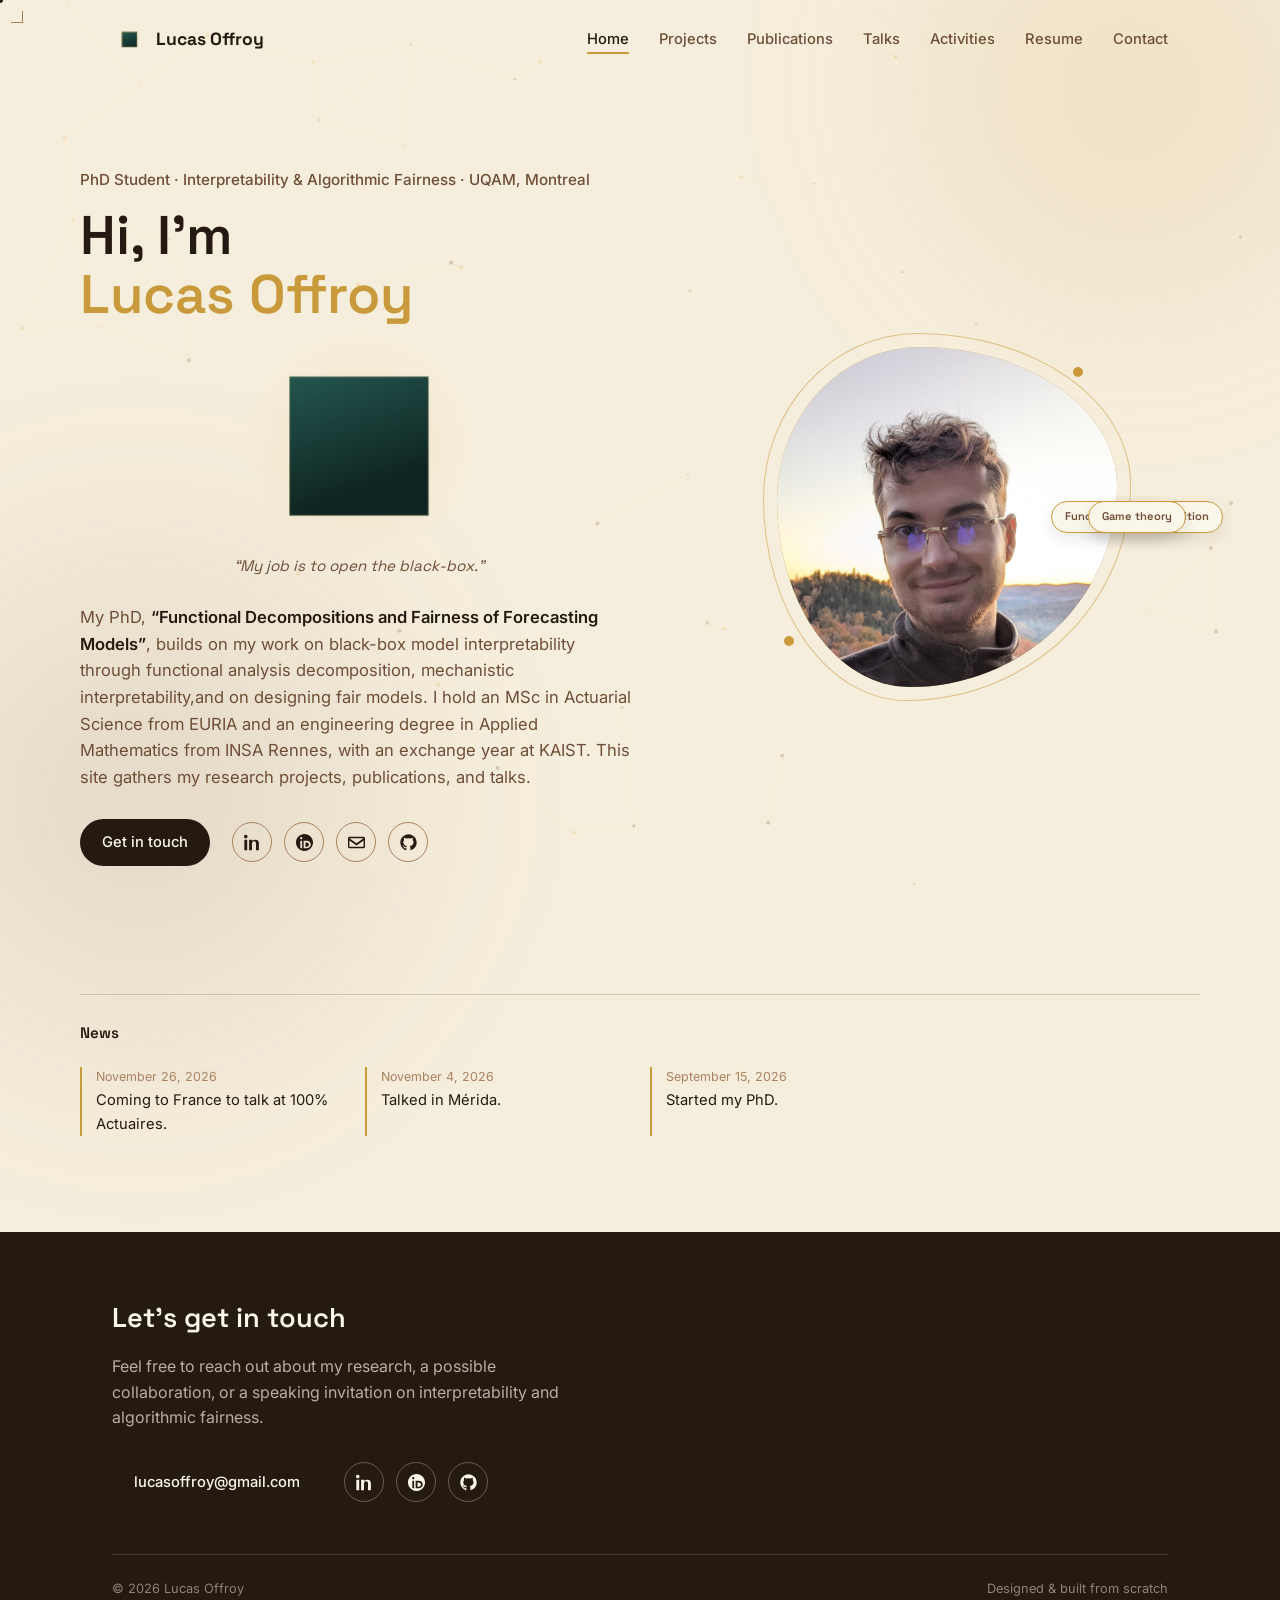
<file: index.html>
<!DOCTYPE html>
<html lang="en">
<head>
<meta charset="UTF-8">
<meta name="viewport" content="width=device-width, initial-scale=1.0">
<title>Lucas Offroy — PhD Student, Interpretability & Algorithmic Fairness</title>
<meta name="description" content="Academic site of Lucas Offroy, PhD student at UQAM working on functional decompositions and fairness of forecasting models — projects, publications, talks and activities.">

<!--
  =====================================================================
  ONE THING LEFT TO CUSTOMIZE:
  [PHOTO] -> replace the .avatar block (search that tag) with a real <img>
  This site is now split across several pages (index.html, projects.html,
  publications.html, talks.html, activities.html, resume.html) sharing
  style.css and script.js — edit each page's content directly.
  =====================================================================
-->

<link rel="preconnect" href="https://fonts.googleapis.com">
<link rel="preconnect" href="https://fonts.gstatic.com" crossorigin>
<link href="https://fonts.googleapis.com/css2?family=Space+Grotesk:wght@400;500;600;700&family=Inter:wght@400;500;600&display=swap" rel="stylesheet">
<link rel="stylesheet" href="style.css">
<script type="application/ld+json">
{
  "@context": "https://schema.org",
  "@type": "Person",
  "name": "Lucas Offroy",
  "url": "https://weakskunk.github.io/",
  "jobTitle": "PhD Student",
  "affiliation": {
    "@type": "CollegeOrUniversity",
    "name": "UQAM"
  },
  "email": "mailto:lucasoffroy@gmail.com",
  "sameAs": [
    "https://www.linkedin.com/in/lucas-offroy-559226217/",
    "https://github.com/Weakskunk/",
    "https://orcid.org/0009-0003-3294-0937"
  ]
}
</script>
</head>
<body id="page-home">

<div id="cursor-dot"></div>
<div id="cursor-trail-1"></div>
<div id="cursor-trail-2"></div>
<div id="cursor-frame">
  <div class="frame-inner">
    <span class="corner tl"></span>
    <span class="corner tr"></span>
    <span class="corner bl"></span>
    <span class="corner br"></span>
  </div>
</div>
<canvas id="constellation"></canvas>

<header>
  <nav class="wrap">
    <a href="index.html" class="logo">
      <span class="logo-mark" aria-hidden="true">
        <span class="logo-cube">
          <span class="logo-face logo-front"></span>
          <span class="logo-face logo-right"></span>
          <span class="logo-face logo-left"></span>
          <span class="logo-face logo-top"></span>
        </span>
      </span>
      Lucas Offroy
    </a>
    <ul class="nav-links" id="navLinks">
      <li><a href="index.html">Home</a></li>
      <li><a href="projects.html">Projects</a></li>
      <li><a href="publications.html">Publications</a></li>
      <li><a href="talks.html">Talks</a></li>
      <li><a href="activities.html">Activities</a></li>
      <li><a href="resume.html">Resume</a></li>
      <li><a href="#contact">Contact</a></li>
    </ul>
    <button class="nav-toggle" id="navToggle" aria-label="Open menu">
      <span></span><span></span><span></span>
    </button>
  </nav>
</header>

<!-- ===================== HOME ===================== -->
<section class="hero wrap" id="home">
  <div class="hero-text">
    <p class="eyebrow-role">PhD Student · Interpretability &amp; Algorithmic Fairness · UQAM, Montreal</p>
    <h1>Hi, I'm<br><span>Lucas Offroy</span></h1>

    <div class="bb-wrap">
      <div class="bb-stage" id="blackbox" role="button" tabindex="0" aria-expanded="false"
           aria-label="Open the black box to see why the model says duck">
        <div class="bb-glow"></div>
        <div class="bb-cube">
          <div class="bb-face bb-front"></div>
          <div class="bb-face bb-right"></div>
          <div class="bb-face bb-left"></div>
          <div class="bb-face bb-lid"></div>
          <div class="bb-face bb-back"></div>
          <div class="bb-face bb-bottom"></div>
        </div>
        <div class="bb-reveal">
          <div class="bb-netdiagram">
            <svg viewBox="0 0 150 100" aria-hidden="true">
              <!-- inside the opened box: three units -->
              <rect class="bb-inbox" x="76" y="16" width="30" height="68" rx="6"/>

              <!-- what the photo feeds into them -->
              <path class="bb-edge" d="M60,36 C72,36 76,30 86.5,30"/>
              <path class="bb-edge" d="M60,50 L86.5,50"/>
              <path class="bb-edge" d="M60,64 C72,64 76,70 86.5,70"/>

              <circle class="bb-halo" cx="91" cy="30" r="8"/>
              <circle class="bb-halo" cx="91" cy="50" r="8"/>
              <circle class="bb-halo" cx="91" cy="70" r="8"/>
              <circle class="bb-lamp" cx="91" cy="30" r="4.2"/>
              <circle class="bb-lamp" cx="91" cy="50" r="4.2"/>
              <circle class="bb-lamp" cx="91" cy="70" r="4.2"/>

              <!-- ...and together they give the answer -->
              <path class="bb-edge" d="M95.5,30 C106,30 106,49 114,49.5"/>
              <path class="bb-edge" d="M95.5,50 L114,50"/>
              <path class="bb-edge" d="M95.5,70 C106,70 106,51 114,50.5"/>
              <text class="bb-label" x="131" y="54" text-anchor="middle">duck</text>
            </svg>
            <!-- [PHOTO] drop a file named duck.jpg next to index.html and it will
                 appear here (change the src below if you use another name or .png) -->
            <div class="bb-photo">
              <img src="duck.jpg" alt="A duck"
                   onload="this.parentNode.classList.add('is-loaded')"
                   onerror="this.style.display='none'">
            </div>
          </div>
          <div class="equation-caption">Why does it say “duck”? Open the box and see which parts light up.</div>
        </div>
      </div>
    </div>
    <p class="bb-quote">“My job is to open the black-box.”</p>

    <p class="bio">
      My PhD, <strong>“Functional Decompositions and Fairness of Forecasting Models”</strong>, builds on my work on black-box model interpretability through functional analysis decomposition, mechanistic interpretability,and on designing fair models.
      I hold an MSc in Actuarial Science from EURIA and an engineering degree in Applied Mathematics from INSA Rennes, with an exchange year at KAIST.
      This site gathers my research projects, publications, and talks.
    </p>
    <div class="cta-row">
      <a href="#contact" class="btn">Get in touch</a>
      <div class="social-row">
        <a href="https://www.linkedin.com/in/lucas-offroy-559226217/" target="_blank" rel="noopener" aria-label="LinkedIn">
          <svg viewBox="0 0 24 24"><path d="M4.98 3.5C4.98 4.88 3.94 6 2.5 6S0 4.88 0 3.5 1.06 1 2.5 1 4.98 2.12 4.98 3.5zM.5 8h4V23h-4V8zm7.5 0h3.8v2.05h.05c.53-1 1.83-2.05 3.77-2.05C19.9 8 21 10.1 21 13.4V23h-4v-8.2c0-1.95-.03-4.45-2.7-4.45-2.7 0-3.1 2.1-3.1 4.3V23h-4V8z"/></svg>
        </a>
        <a href="https://orcid.org/0009-0003-3294-0937" target="_blank" rel="noopener" aria-label="ORCID">
          <svg viewBox="0 0 24 24"><path d="M12 0C5.372 0 0 5.372 0 12s5.372 12 12 12 12-5.372 12-12S18.628 0 12 0zM7.369 4.378c.888 0 1.604.717 1.604 1.604 0 .888-.716 1.605-1.604 1.605-.887 0-1.604-.717-1.604-1.605 0-.887.717-1.604 1.604-1.604zm-1.29 5.297h2.58v10.335h-2.58V9.675zm4.694 0h4.276c4.11 0 5.837 2.938 5.837 5.176 0 2.431-1.905 5.159-5.837 5.159h-4.276V9.675zm2.582 2.269v6.026h1.6c2.294 0 3.336-1.617 3.336-3.021 0-1.635-1.226-3.005-3.336-3.005h-1.6z"/></svg>
        </a>
        <a href="mailto:lucasoffroy@gmail.com" aria-label="Email">
          <svg viewBox="0 0 24 24"><path d="M2 4h20a2 2 0 012 2v12a2 2 0 01-2 2H2a2 2 0 01-2-2V6a2 2 0 012-2zm0 2v.01L12 13 22 6.01V6H2zm20 3.24l-9.34 6.6a1 1 0 01-1.16 0L2 9.24V18h20V9.24z"/></svg>
        </a>
        <a href="https://github.com/Weakskunk/" target="_blank" rel="noopener" aria-label="GitHub">
          <svg viewBox="0 0 24 24"><path d="M12 .5C5.73.5.5 5.74.5 12.02c0 5.02 3.26 9.28 7.78 10.78.57.1.78-.25.78-.55v-2.15c-3.16.69-3.83-1.36-3.83-1.36-.52-1.32-1.26-1.67-1.26-1.67-1.03-.7.08-.69.08-.69 1.14.08 1.74 1.17 1.74 1.17 1.01 1.74 2.65 1.24 3.3.95.1-.73.4-1.24.72-1.53-2.52-.29-5.17-1.26-5.17-5.6 0-1.24.44-2.25 1.16-3.04-.12-.29-.5-1.44.11-3 0 0 .95-.3 3.12 1.16a10.8 10.8 0 015.68 0c2.17-1.46 3.12-1.16 3.12-1.16.61 1.56.23 2.71.11 3 .72.79 1.16 1.8 1.16 3.04 0 4.35-2.66 5.31-5.19 5.59.41.35.77 1.04.77 2.11v3.13c0 .3.21.66.79.55A10.53 10.53 0 0023.5 12c0-6.28-5.23-11.5-11.5-11.5z"/></svg>
        </a>
      </div>
    </div>
  </div>

  <div class="hero-photo">
    <div class="avatar-wrap">
      <div class="avatar">
        <!-- Drop a file named photo.jpg next to index.html and it will
             appear automatically here, replacing the "LO" initials. -->
        LO
        <img src="photo.jpg" alt="Lucas Offroy" class="avatar-photo" onerror="this.style.display='none'">
        <span class="avatar-node n1"></span>
        <span class="avatar-node n2"></span>
        <span class="avatar-node n3"></span>
      </div>
      <div class="orbit" style="animation-delay:0s">
        <span class="concept-chip" style="animation-delay:0s">Interpretability</span>
      </div>
      <div class="orbit" style="animation-delay:-8.5s">
        <span class="concept-chip" style="animation-delay:-8.5s">Fairness</span>
      </div>
      <div class="orbit" style="animation-delay:-17s">
        <span class="concept-chip" style="animation-delay:-17s">Functional decomposition</span>
      </div>
      <div class="orbit" style="animation-delay:-25.5s">
        <span class="concept-chip" style="animation-delay:-25.5s">Game theory</span>
      </div>
    </div>
  </div>

  <div class="hero-news">
    <p class="news-label">News</p>
    <div class="news-item">
      <div class="news-date">November 26, 2026</div>
      <div class="news-text">Coming to France to talk at 100% Actuaires.</div>
    </div>
    <div class="news-item">
      <div class="news-date">November 4, 2026</div>
      <div class="news-text">Talked in Mérida.</div>
    </div>
    <div class="news-item">
      <div class="news-date">September 15, 2026</div>
      <div class="news-text">Started my PhD.</div>
    </div>
  </div>
</section>

<!-- ===================== CONTACT / FOOTER ===================== -->
<footer id="contact">
  <div class="wrap">
    <h2>Let's get in touch</h2>
    <p>Feel free to reach out about my research, a possible collaboration, or a speaking invitation on interpretability and algorithmic fairness.</p>
    <div class="cta-row">
      <a href="mailto:lucasoffroy@gmail.com" class="btn">lucasoffroy@gmail.com</a>
      <div class="social-row">
        <a href="https://www.linkedin.com/in/lucas-offroy-559226217/" target="_blank" rel="noopener" aria-label="LinkedIn">
          <svg viewBox="0 0 24 24"><path d="M4.98 3.5C4.98 4.88 3.94 6 2.5 6S0 4.88 0 3.5 1.06 1 2.5 1 4.98 2.12 4.98 3.5zM.5 8h4V23h-4V8zm7.5 0h3.8v2.05h.05c.53-1 1.83-2.05 3.77-2.05C19.9 8 21 10.1 21 13.4V23h-4v-8.2c0-1.95-.03-4.45-2.7-4.45-2.7 0-3.1 2.1-3.1 4.3V23h-4V8z"/></svg>
        </a>
        <a href="https://orcid.org/0009-0003-3294-0937" target="_blank" rel="noopener" aria-label="ORCID">
          <svg viewBox="0 0 24 24"><path d="M12 0C5.372 0 0 5.372 0 12s5.372 12 12 12 12-5.372 12-12S18.628 0 12 0zM7.369 4.378c.888 0 1.604.717 1.604 1.604 0 .888-.716 1.605-1.604 1.605-.887 0-1.604-.717-1.604-1.605 0-.887.717-1.604 1.604-1.604zm-1.29 5.297h2.58v10.335h-2.58V9.675zm4.694 0h4.276c4.11 0 5.837 2.938 5.837 5.176 0 2.431-1.905 5.159-5.837 5.159h-4.276V9.675zm2.582 2.269v6.026h1.6c2.294 0 3.336-1.617 3.336-3.021 0-1.635-1.226-3.005-3.336-3.005h-1.6z"/></svg>
        </a>
        <a href="https://github.com/Weakskunk/" target="_blank" rel="noopener" aria-label="GitHub">
          <svg viewBox="0 0 24 24"><path d="M12 .5C5.73.5.5 5.74.5 12.02c0 5.02 3.26 9.28 7.78 10.78.57.1.78-.25.78-.55v-2.15c-3.16.69-3.83-1.36-3.83-1.36-.52-1.32-1.26-1.67-1.26-1.67-1.03-.7.08-.69.08-.69 1.14.08 1.74 1.17 1.74 1.17 1.01 1.74 2.65 1.24 3.3.95.1-.73.4-1.24.72-1.53-2.52-.29-5.17-1.26-5.17-5.6 0-1.24.44-2.25 1.16-3.04-.12-.29-.5-1.44.11-3 0 0 .95-.3 3.12 1.16a10.8 10.8 0 015.68 0c2.17-1.46 3.12-1.16 3.12-1.16.61 1.56.23 2.71.11 3 .72.79 1.16 1.8 1.16 3.04 0 4.35-2.66 5.31-5.19 5.59.41.35.77 1.04.77 2.11v3.13c0 .3.21.66.79.55A10.53 10.53 0 0023.5 12c0-6.28-5.23-11.5-11.5-11.5z"/></svg>
        </a>
      </div>
    </div>
    <div class="footer-bottom">
      <span>© 2026 Lucas Offroy</span>
      <span>Designed &amp; built from scratch</span>
    </div>
  </div>
</footer>

<script src="script.js"></script>
</body>
</html>
</file>
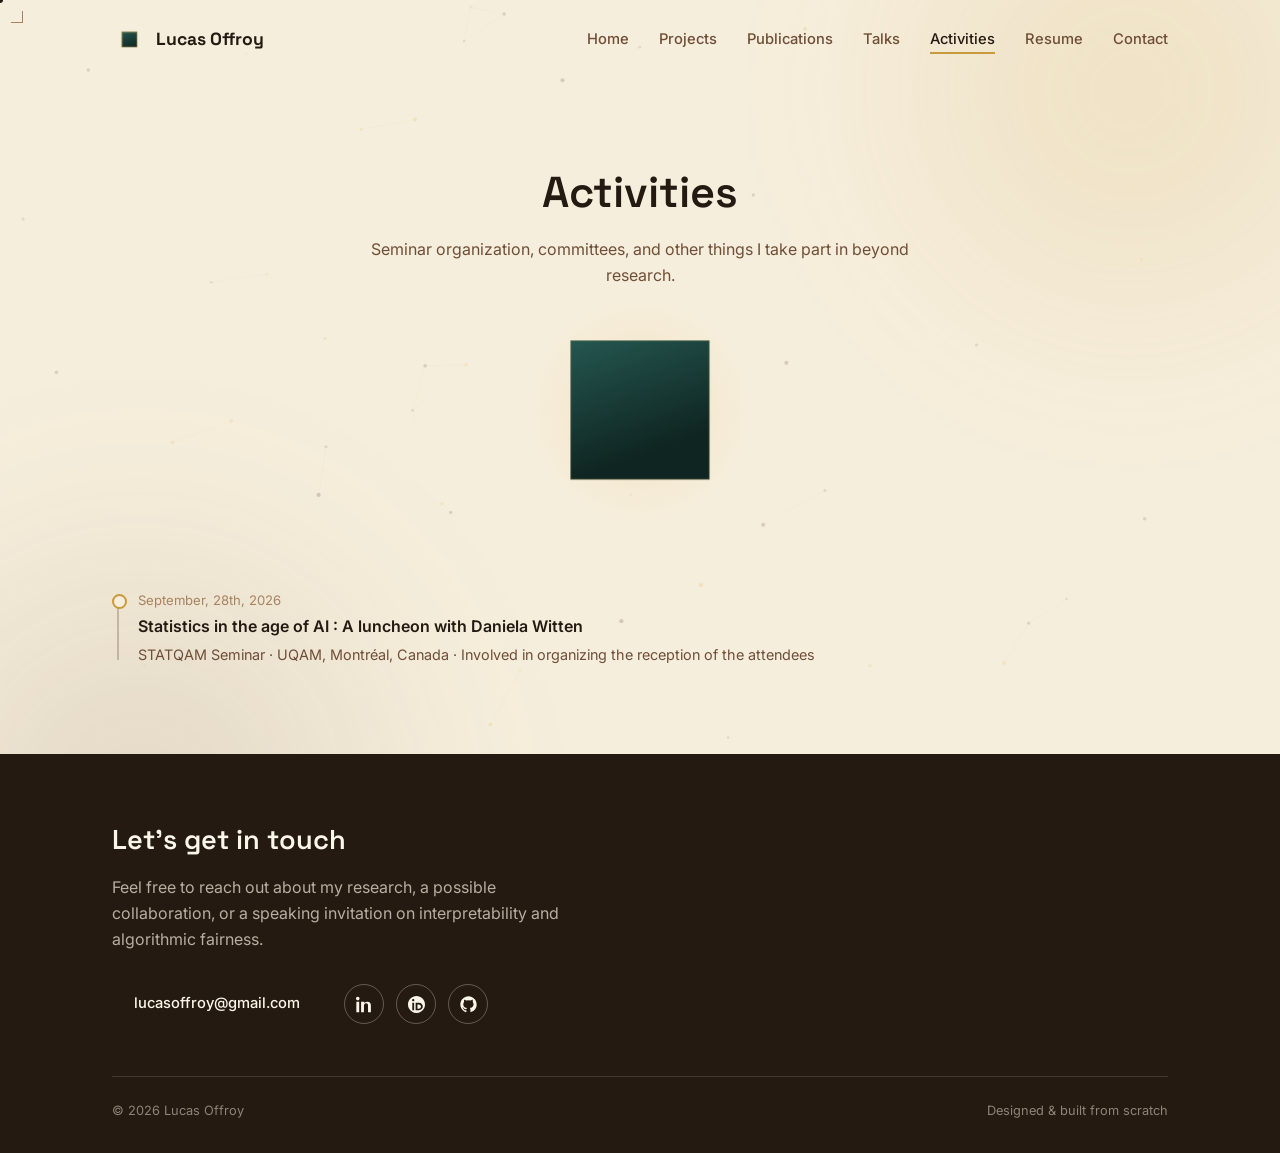
<file: activities.html>
<!DOCTYPE html>
<html lang="en">
<head>
<meta charset="UTF-8">
<meta name="viewport" content="width=device-width, initial-scale=1.0">
<title>Activities — Lucas Offroy</title>
<meta name="description" content="Activities by Lucas Offroy — seminar organization, committees and outreach.">
<link rel="preconnect" href="https://fonts.googleapis.com">
<link rel="preconnect" href="https://fonts.gstatic.com" crossorigin>
<link href="https://fonts.googleapis.com/css2?family=Space+Grotesk:wght@400;500;600;700&family=Inter:wght@400;500;600&display=swap" rel="stylesheet">
<link rel="stylesheet" href="style.css">
</head>
<body>

<div id="cursor-dot"></div>
<div id="cursor-trail-1"></div>
<div id="cursor-trail-2"></div>
<div id="cursor-frame">
  <div class="frame-inner">
    <span class="corner tl"></span>
    <span class="corner tr"></span>
    <span class="corner bl"></span>
    <span class="corner br"></span>
  </div>
</div>
<canvas id="constellation"></canvas>

<header>
  <nav class="wrap">
    <a href="index.html" class="logo">
      <span class="logo-mark" aria-hidden="true">
        <span class="logo-cube">
          <span class="logo-face logo-front"></span>
          <span class="logo-face logo-right"></span>
          <span class="logo-face logo-left"></span>
          <span class="logo-face logo-top"></span>
        </span>
      </span>
      Lucas Offroy
    </a>
    <ul class="nav-links" id="navLinks">
      <li><a href="index.html">Home</a></li>
      <li><a href="projects.html">Projects</a></li>
      <li><a href="publications.html">Publications</a></li>
      <li><a href="talks.html">Talks</a></li>
      <li><a href="activities.html">Activities</a></li>
      <li><a href="resume.html">Resume</a></li>
      <li><a href="#contact">Contact</a></li>
    </ul>
    <button class="nav-toggle" id="navToggle" aria-label="Open menu">
      <span></span><span></span><span></span>
    </button>
  </nav>
</header>

<!-- ===================== PAGE INTRO ===================== -->
<section class="page-intro wrap">
  <h1 class="page-title">Activities</h1>
  <p class="page-subtitle">Seminar organization, committees, and other things I take part in beyond research.</p>

  <div class="bb-wrap">
    <div class="bb-stage" id="blackbox" role="button" tabindex="0" aria-expanded="false"
         aria-label="Open the black box to see what's coming up">
      <div class="bb-glow"></div>
      <div class="bb-cube">
            <div class="bb-face bb-front"></div>
            <div class="bb-face bb-right"></div>
            <div class="bb-face bb-left"></div>
            <div class="bb-face bb-lid"></div>
            <div class="bb-face bb-back"></div>
            <div class="bb-face bb-bottom"></div>
        </div>
      <div class="bb-reveal">
        <div class="bb-teaser-label">Coming up</div>
        <div class="bb-teaser-title">TBD</div>
        <div class="bb-teaser-sub">TBD</div>
      </div>
    </div>
  </div>
</section>

<!-- ===================== ACTIVITIES ===================== -->

<section class="section" id="activities">
  <div class="wrap">
    <div class="timeline">
      <div class="timeline-item">
        <div class="timeline-date">September, 28th, 2026</div>
        <div class="timeline-title">Statistics in the age of AI : A luncheon with Daniela Witten</div>
        <div class="timeline-place">STATQAM Seminar · UQAM, Montréal, Canada · Involved in organizing the reception of the attendees</div>
      </div>
    </div>
  </div>
</section>

<!-- ===================== CONTACT / FOOTER ===================== -->
<footer id="contact">
  <div class="wrap">
    <h2>Let's get in touch</h2>
    <p>Feel free to reach out about my research, a possible collaboration, or a speaking invitation on interpretability and algorithmic fairness.</p>
    <div class="cta-row">
      <a href="mailto:lucasoffroy@gmail.com" class="btn">lucasoffroy@gmail.com</a>
      <div class="social-row">
        <a href="https://www.linkedin.com/in/lucas-offroy-559226217/" target="_blank" rel="noopener" aria-label="LinkedIn">
          <svg viewBox="0 0 24 24"><path d="M4.98 3.5C4.98 4.88 3.94 6 2.5 6S0 4.88 0 3.5 1.06 1 2.5 1 4.98 2.12 4.98 3.5zM.5 8h4V23h-4V8zm7.5 0h3.8v2.05h.05c.53-1 1.83-2.05 3.77-2.05C19.9 8 21 10.1 21 13.4V23h-4v-8.2c0-1.95-.03-4.45-2.7-4.45-2.7 0-3.1 2.1-3.1 4.3V23h-4V8z"/></svg>
        </a>
        <a href="https://orcid.org/0009-0003-3294-0937" target="_blank" rel="noopener" aria-label="ORCID">
          <svg viewBox="0 0 24 24"><path d="M12 0C5.372 0 0 5.372 0 12s5.372 12 12 12 12-5.372 12-12S18.628 0 12 0zM7.369 4.378c.888 0 1.604.717 1.604 1.604 0 .888-.716 1.605-1.604 1.605-.887 0-1.604-.717-1.604-1.605 0-.887.717-1.604 1.604-1.604zm-1.29 5.297h2.58v10.335h-2.58V9.675zm4.694 0h4.276c4.11 0 5.837 2.938 5.837 5.176 0 2.431-1.905 5.159-5.837 5.159h-4.276V9.675zm2.582 2.269v6.026h1.6c2.294 0 3.336-1.617 3.336-3.021 0-1.635-1.226-3.005-3.336-3.005h-1.6z"/></svg>
        </a>
        <a href="https://github.com/Weakskunk/" target="_blank" rel="noopener" aria-label="GitHub">
          <svg viewBox="0 0 24 24"><path d="M12 .5C5.73.5.5 5.74.5 12.02c0 5.02 3.26 9.28 7.78 10.78.57.1.78-.25.78-.55v-2.15c-3.16.69-3.83-1.36-3.83-1.36-.52-1.32-1.26-1.67-1.26-1.67-1.03-.7.08-.69.08-.69 1.14.08 1.74 1.17 1.74 1.17 1.01 1.74 2.65 1.24 3.3.95.1-.73.4-1.24.72-1.53-2.52-.29-5.17-1.26-5.17-5.6 0-1.24.44-2.25 1.16-3.04-.12-.29-.5-1.44.11-3 0 0 .95-.3 3.12 1.16a10.8 10.8 0 015.68 0c2.17-1.46 3.12-1.16 3.12-1.16.61 1.56.23 2.71.11 3 .72.79 1.16 1.8 1.16 3.04 0 4.35-2.66 5.31-5.19 5.59.41.35.77 1.04.77 2.11v3.13c0 .3.21.66.79.55A10.53 10.53 0 0023.5 12c0-6.28-5.23-11.5-11.5-11.5z"/></svg>
        </a>
      </div>
    </div>
    <div class="footer-bottom">
      <span>© 2026 Lucas Offroy</span>
      <span>Designed &amp; built from scratch</span>
    </div>
  </div>
</footer>

<script src="script.js"></script>
</body>
</html>
</file>
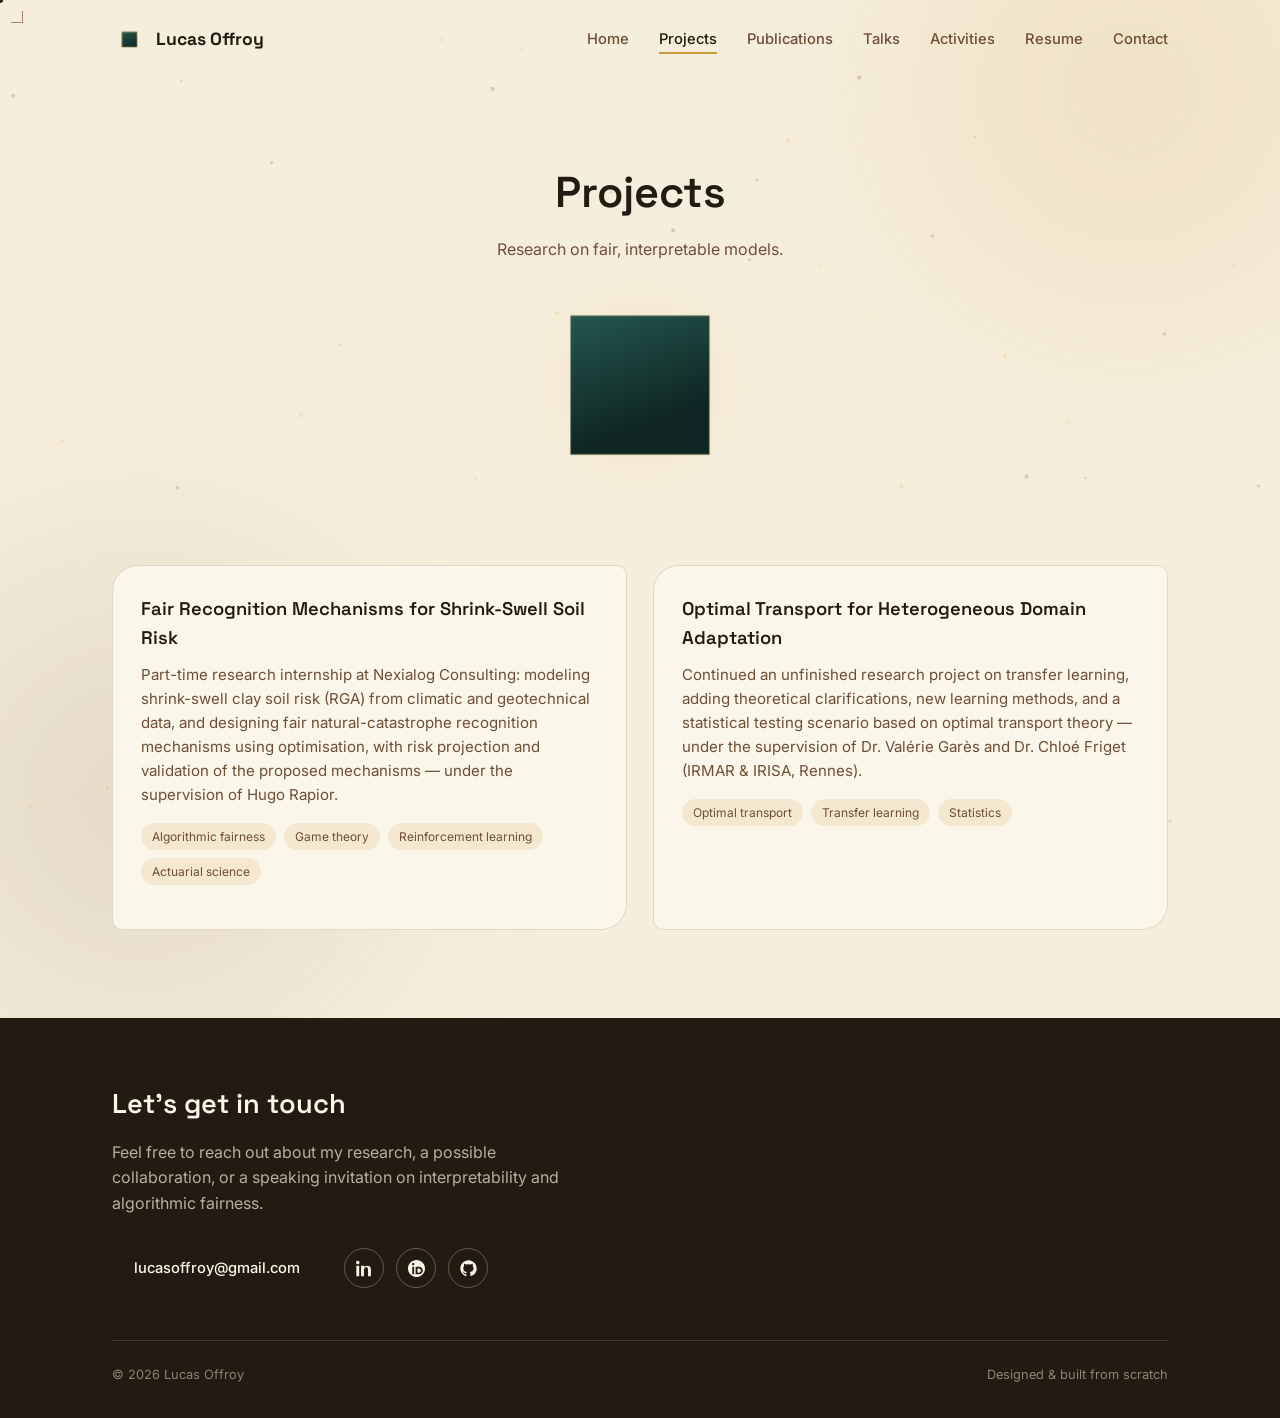
<file: projects.html>
<!DOCTYPE html>
<html lang="en">
<head>
<meta charset="UTF-8">
<meta name="viewport" content="width=device-width, initial-scale=1.0">
<title>Projects — Lucas Offroy</title>
<meta name="description" content="Research projects by Lucas Offroy: fair recognition mechanisms for natural-catastrophe risk, and optimal transport for domain adaptation.">
<link rel="preconnect" href="https://fonts.googleapis.com">
<link rel="preconnect" href="https://fonts.gstatic.com" crossorigin>
<link href="https://fonts.googleapis.com/css2?family=Space+Grotesk:wght@400;500;600;700&family=Inter:wght@400;500;600&display=swap" rel="stylesheet">
<link rel="stylesheet" href="style.css">
</head>
<body>

<div id="cursor-dot"></div>
<div id="cursor-trail-1"></div>
<div id="cursor-trail-2"></div>
<div id="cursor-frame">
  <div class="frame-inner">
    <span class="corner tl"></span>
    <span class="corner tr"></span>
    <span class="corner bl"></span>
    <span class="corner br"></span>
  </div>
</div>
<canvas id="constellation"></canvas>

<header>
  <nav class="wrap">
    <a href="index.html" class="logo">
      <span class="logo-mark" aria-hidden="true">
        <span class="logo-cube">
          <span class="logo-face logo-front"></span>
          <span class="logo-face logo-right"></span>
          <span class="logo-face logo-left"></span>
          <span class="logo-face logo-top"></span>
        </span>
      </span>
      Lucas Offroy
    </a>
    <ul class="nav-links" id="navLinks">
      <li><a href="index.html">Home</a></li>
      <li><a href="projects.html">Projects</a></li>
      <li><a href="publications.html">Publications</a></li>
      <li><a href="talks.html">Talks</a></li>
      <li><a href="activities.html">Activities</a></li>
      <li><a href="resume.html">Resume</a></li>
      <li><a href="#contact">Contact</a></li>
    </ul>
    <button class="nav-toggle" id="navToggle" aria-label="Open menu">
      <span></span><span></span><span></span>
    </button>
  </nav>
</header>

<!-- ===================== PAGE INTRO ===================== -->
<section class="page-intro wrap">
  <h1 class="page-title">Projects</h1>
  <p class="page-subtitle">Research on fair, interpretable models.</p>

  <div class="bb-wrap">
    <div class="bb-stage" id="blackbox" role="button" tabindex="0" aria-expanded="false"
         aria-label="Open the black box to see what's next">
      <div class="bb-glow"></div>
      <div class="bb-cube">
            <div class="bb-face bb-front"></div>
            <div class="bb-face bb-right"></div>
            <div class="bb-face bb-left"></div>
            <div class="bb-face bb-lid"></div>
            <div class="bb-face bb-back"></div>
            <div class="bb-face bb-bottom"></div>
        </div>
      <div class="bb-reveal">
        <div class="bb-teaser-label">Next up</div>
        <div class="bb-teaser-title">Settling in Montréal</div>
        <div class="bb-teaser-sub">Working on It</div>
      </div>
    </div>
  </div>
</section>

<!-- ===================== PROJECTS ===================== -->
<section class="section" id="projects">
  <div class="wrap">
    <div class="projects-grid">
      <div class="project-card">
        <h3>Fair Recognition Mechanisms for Shrink-Swell Soil Risk</h3>
        <p>Part-time research internship at Nexialog Consulting: modeling shrink-swell clay soil risk (RGA) from climatic and geotechnical data, and designing fair natural-catastrophe recognition mechanisms using optimisation, with risk projection and validation of the proposed mechanisms — under the supervision of Hugo Rapior.</p>
        <div class="tag-row"><span class="tag">Algorithmic fairness</span><span class="tag">Game theory</span><span class="tag">Reinforcement learning</span><span class="tag">Actuarial science</span></div>
      </div>
      <div class="project-card">
        <h3>Optimal Transport for Heterogeneous Domain Adaptation</h3>
        <p>Continued an unfinished research project on transfer learning, adding theoretical clarifications, new learning methods, and a statistical testing scenario based on optimal transport theory — under the supervision of Dr. Valérie Garès and Dr. Chloé Friget (IRMAR &amp; IRISA, Rennes).</p>
        <div class="tag-row"><span class="tag">Optimal transport</span><span class="tag">Transfer learning</span><span class="tag">Statistics</span></div>
      </div>
    </div>
  </div>
</section>

<!-- ===================== CONTACT / FOOTER ===================== -->
<footer id="contact">
  <div class="wrap">
    <h2>Let's get in touch</h2>
    <p>Feel free to reach out about my research, a possible collaboration, or a speaking invitation on interpretability and algorithmic fairness.</p>
    <div class="cta-row">
      <a href="mailto:lucasoffroy@gmail.com" class="btn">lucasoffroy@gmail.com</a>
      <div class="social-row">
        <a href="https://www.linkedin.com/in/lucas-offroy-559226217/" target="_blank" rel="noopener" aria-label="LinkedIn">
          <svg viewBox="0 0 24 24"><path d="M4.98 3.5C4.98 4.88 3.94 6 2.5 6S0 4.88 0 3.5 1.06 1 2.5 1 4.98 2.12 4.98 3.5zM.5 8h4V23h-4V8zm7.5 0h3.8v2.05h.05c.53-1 1.83-2.05 3.77-2.05C19.9 8 21 10.1 21 13.4V23h-4v-8.2c0-1.95-.03-4.45-2.7-4.45-2.7 0-3.1 2.1-3.1 4.3V23h-4V8z"/></svg>
        </a>
        <a href="https://orcid.org/0009-0003-3294-0937" target="_blank" rel="noopener" aria-label="ORCID">
          <svg viewBox="0 0 24 24"><path d="M12 0C5.372 0 0 5.372 0 12s5.372 12 12 12 12-5.372 12-12S18.628 0 12 0zM7.369 4.378c.888 0 1.604.717 1.604 1.604 0 .888-.716 1.605-1.604 1.605-.887 0-1.604-.717-1.604-1.605 0-.887.717-1.604 1.604-1.604zm-1.29 5.297h2.58v10.335h-2.58V9.675zm4.694 0h4.276c4.11 0 5.837 2.938 5.837 5.176 0 2.431-1.905 5.159-5.837 5.159h-4.276V9.675zm2.582 2.269v6.026h1.6c2.294 0 3.336-1.617 3.336-3.021 0-1.635-1.226-3.005-3.336-3.005h-1.6z"/></svg>
        </a>
        <a href="https://github.com/Weakskunk/" target="_blank" rel="noopener" aria-label="GitHub">
          <svg viewBox="0 0 24 24"><path d="M12 .5C5.73.5.5 5.74.5 12.02c0 5.02 3.26 9.28 7.78 10.78.57.1.78-.25.78-.55v-2.15c-3.16.69-3.83-1.36-3.83-1.36-.52-1.32-1.26-1.67-1.26-1.67-1.03-.7.08-.69.08-.69 1.14.08 1.74 1.17 1.74 1.17 1.01 1.74 2.65 1.24 3.3.95.1-.73.4-1.24.72-1.53-2.52-.29-5.17-1.26-5.17-5.6 0-1.24.44-2.25 1.16-3.04-.12-.29-.5-1.44.11-3 0 0 .95-.3 3.12 1.16a10.8 10.8 0 015.68 0c2.17-1.46 3.12-1.16 3.12-1.16.61 1.56.23 2.71.11 3 .72.79 1.16 1.8 1.16 3.04 0 4.35-2.66 5.31-5.19 5.59.41.35.77 1.04.77 2.11v3.13c0 .3.21.66.79.55A10.53 10.53 0 0023.5 12c0-6.28-5.23-11.5-11.5-11.5z"/></svg>
        </a>
      </div>
    </div>
    <div class="footer-bottom">
      <span>© 2026 Lucas Offroy</span>
      <span>Designed &amp; built from scratch</span>
    </div>
  </div>
</footer>

<script src="script.js"></script>
</body>
</html>
</file>
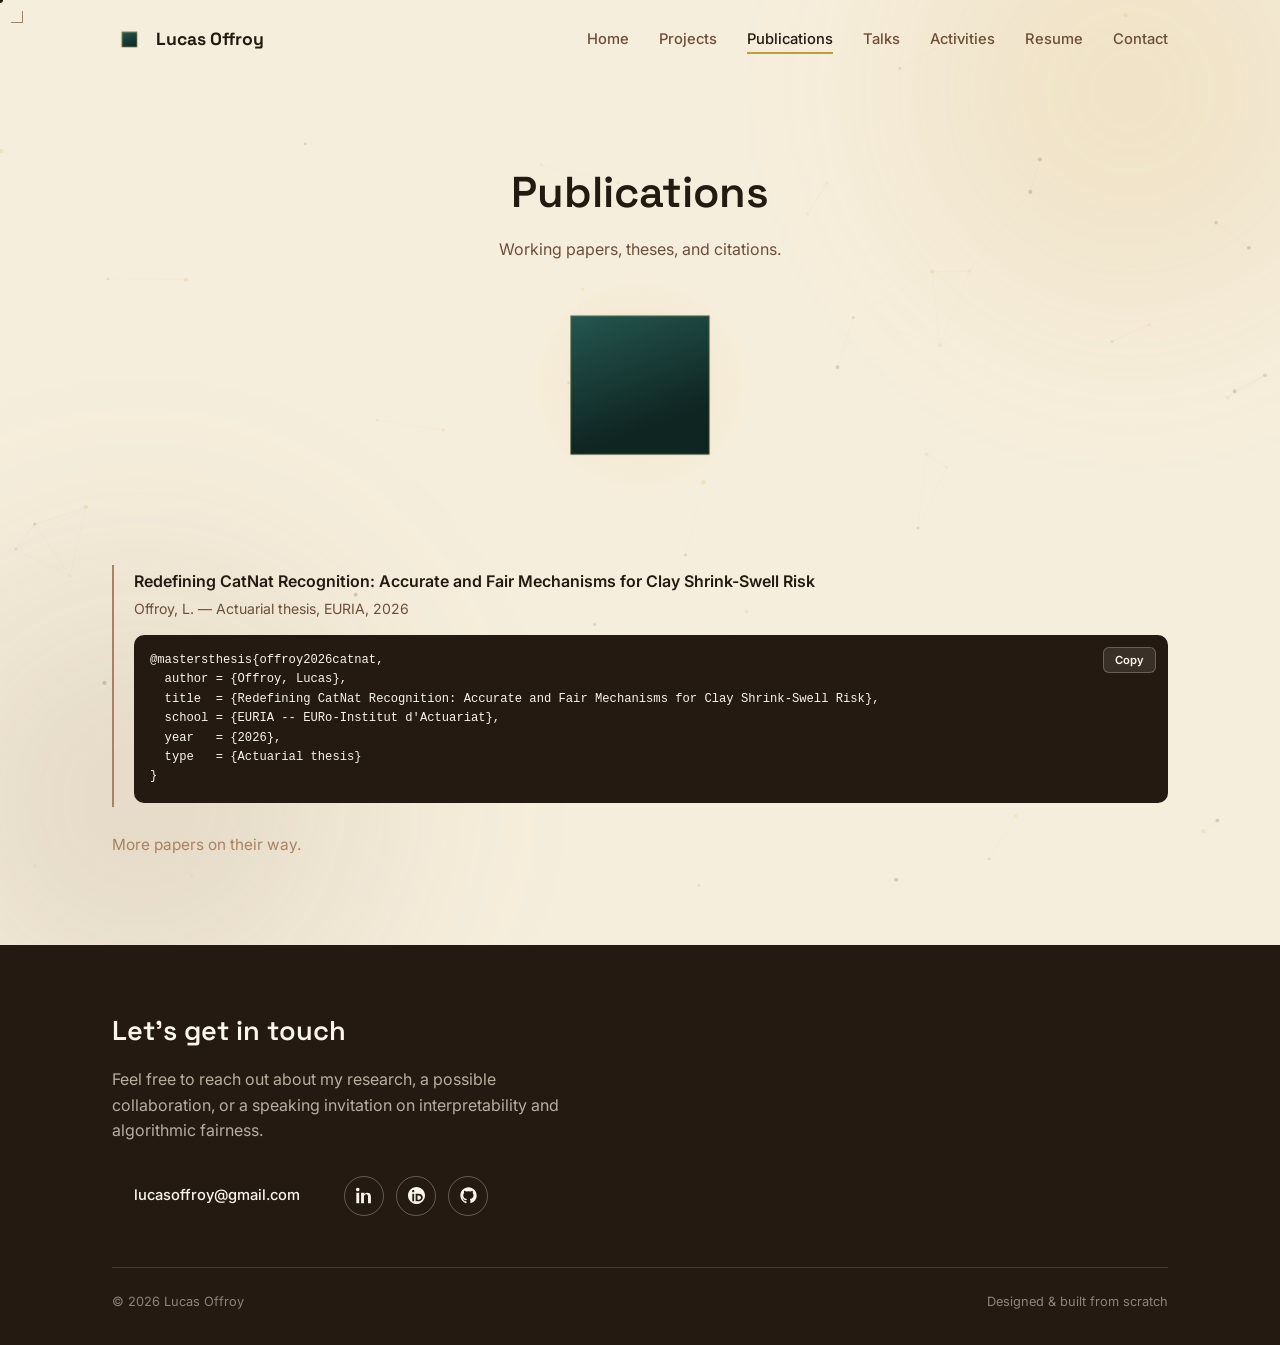
<file: publications.html>
<!DOCTYPE html>
<html lang="en">
<head>
<meta charset="UTF-8">
<meta name="viewport" content="width=device-width, initial-scale=1.0">
<title>Publications — Lucas Offroy</title>
<meta name="description" content="Publications by Lucas Offroy — working papers on interpretability, cooperative game theory and functional decomposition.">
<link rel="preconnect" href="https://fonts.googleapis.com">
<link rel="preconnect" href="https://fonts.gstatic.com" crossorigin>
<link href="https://fonts.googleapis.com/css2?family=Space+Grotesk:wght@400;500;600;700&family=Inter:wght@400;500;600&display=swap" rel="stylesheet">
<link rel="stylesheet" href="style.css">
</head>
<body id="page-publications">

<div id="cursor-dot"></div>
<div id="cursor-trail-1"></div>
<div id="cursor-trail-2"></div>
<div id="cursor-frame">
  <div class="frame-inner">
    <span class="corner tl"></span>
    <span class="corner tr"></span>
    <span class="corner bl"></span>
    <span class="corner br"></span>
  </div>
</div>
<canvas id="constellation"></canvas>

<header>
  <nav class="wrap">
    <a href="index.html" class="logo">
      <span class="logo-mark" aria-hidden="true">
        <span class="logo-cube">
          <span class="logo-face logo-front"></span>
          <span class="logo-face logo-right"></span>
          <span class="logo-face logo-left"></span>
          <span class="logo-face logo-top"></span>
        </span>
      </span>
      Lucas Offroy
    </a>
    <ul class="nav-links" id="navLinks">
      <li><a href="index.html">Home</a></li>
      <li><a href="projects.html">Projects</a></li>
      <li><a href="publications.html">Publications</a></li>
      <li><a href="talks.html">Talks</a></li>
      <li><a href="activities.html">Activities</a></li>
      <li><a href="resume.html">Resume</a></li>
      <li><a href="#contact">Contact</a></li>
    </ul>
    <button class="nav-toggle" id="navToggle" aria-label="Open menu">
      <span></span><span></span><span></span>
    </button>
  </nav>
</header>

<!-- ===================== PAGE INTRO ===================== -->
<section class="page-intro wrap">
  <h1 class="page-title">Publications</h1>
  <p class="page-subtitle">Working papers, theses, and citations.</p>

  <div class="bb-wrap">
    <div class="bb-stage" id="blackbox" role="button" tabindex="0" aria-expanded="false"
         aria-label="Open the black box for a preview of my upcoming paper">
      <div class="bb-glow"></div>
      <div class="bb-cube">
        <div class="bb-face bb-front"></div>
        <div class="bb-face bb-right"></div>
        <div class="bb-face bb-left"></div>
        <div class="bb-face bb-lid"></div>
        <div class="bb-face bb-back"></div>
        <div class="bb-face bb-bottom"></div>
      </div>
      <div class="bb-reveal">
        <div class="bb-teaser-label">Coming soon</div>
        <div class="bb-teaser-title">Interpretability of black-box models: a review through cooperative game theory and functional decomposition</div>
        <div class="bb-teaser-sub">Working paper — UQAM</div>
      </div>
    </div>
  </div>
</section>

<!-- ===================== PUBLICATIONS ===================== -->
<section class="section" id="publications">
  <div class="wrap">
    <div class="pub-list">
      <div class="pub-item">
        <!-- Put the PDF at papers/offroy2026-catnat-thesis.pdf (or replace the href by any URL).
             Same pattern for every publication: wrap the title in <a href="…">…</a>. -->
        <div class="pub-title"><a href="papers/offroy2026-catnat-thesis.pdf" target="_blank" rel="noopener noreferrer" title="Open the thesis (PDF)">Redefining CatNat Recognition: Accurate and Fair Mechanisms for Clay Shrink-Swell Risk</a></div>
        <div class="pub-meta">Offroy, L. — Actuarial thesis, EURIA, 2026</div>
        <div class="bibtex-box">
          <button class="bibtex-copy" data-copy-target="bibtex-catnat" aria-label="Copy BibTeX citation">Copy</button>
          <code class="bibtex-code" id="bibtex-catnat">@mastersthesis{offroy2026catnat,
  author = {Offroy, Lucas},
  title  = {Redefining CatNat Recognition: Accurate and Fair Mechanisms for Clay Shrink-Swell Risk},
  school = {EURIA -- EURo-Institut d'Actuariat},
  year   = {2026},
  type   = {Actuarial thesis}
}</code>
        </div>
      </div>
    </div>
    <p class="empty-state" style="margin-top:26px;">More papers on their way.</p>
  </div>
</section>

<!-- ===================== CONTACT / FOOTER ===================== -->
<footer id="contact">
  <div class="wrap">
    <h2>Let's get in touch</h2>
    <p>Feel free to reach out about my research, a possible collaboration, or a speaking invitation on interpretability and algorithmic fairness.</p>
    <div class="cta-row">
      <a href="mailto:lucasoffroy@gmail.com" class="btn">lucasoffroy@gmail.com</a>
      <div class="social-row">
        <a href="https://www.linkedin.com/in/lucas-offroy-559226217/" target="_blank" rel="noopener" aria-label="LinkedIn">
          <svg viewBox="0 0 24 24"><path d="M4.98 3.5C4.98 4.88 3.94 6 2.5 6S0 4.88 0 3.5 1.06 1 2.5 1 4.98 2.12 4.98 3.5zM.5 8h4V23h-4V8zm7.5 0h3.8v2.05h.05c.53-1 1.83-2.05 3.77-2.05C19.9 8 21 10.1 21 13.4V23h-4v-8.2c0-1.95-.03-4.45-2.7-4.45-2.7 0-3.1 2.1-3.1 4.3V23h-4V8z"/></svg>
        </a>
        <a href="https://orcid.org/0009-0003-3294-0937" target="_blank" rel="noopener" aria-label="ORCID">
          <svg viewBox="0 0 24 24"><path d="M12 0C5.372 0 0 5.372 0 12s5.372 12 12 12 12-5.372 12-12S18.628 0 12 0zM7.369 4.378c.888 0 1.604.717 1.604 1.604 0 .888-.716 1.605-1.604 1.605-.887 0-1.604-.717-1.604-1.605 0-.887.717-1.604 1.604-1.604zm-1.29 5.297h2.58v10.335h-2.58V9.675zm4.694 0h4.276c4.11 0 5.837 2.938 5.837 5.176 0 2.431-1.905 5.159-5.837 5.159h-4.276V9.675zm2.582 2.269v6.026h1.6c2.294 0 3.336-1.617 3.336-3.021 0-1.635-1.226-3.005-3.336-3.005h-1.6z"/></svg>
        </a>
        <a href="https://github.com/Weakskunk/" target="_blank" rel="noopener" aria-label="GitHub">
          <svg viewBox="0 0 24 24"><path d="M12 .5C5.73.5.5 5.74.5 12.02c0 5.02 3.26 9.28 7.78 10.78.57.1.78-.25.78-.55v-2.15c-3.16.69-3.83-1.36-3.83-1.36-.52-1.32-1.26-1.67-1.26-1.67-1.03-.7.08-.69.08-.69 1.14.08 1.74 1.17 1.74 1.17 1.01 1.74 2.65 1.24 3.3.95.1-.73.4-1.24.72-1.53-2.52-.29-5.17-1.26-5.17-5.6 0-1.24.44-2.25 1.16-3.04-.12-.29-.5-1.44.11-3 0 0 .95-.3 3.12 1.16a10.8 10.8 0 015.68 0c2.17-1.46 3.12-1.16 3.12-1.16.61 1.56.23 2.71.11 3 .72.79 1.16 1.8 1.16 3.04 0 4.35-2.66 5.31-5.19 5.59.41.35.77 1.04.77 2.11v3.13c0 .3.21.66.79.55A10.53 10.53 0 0023.5 12c0-6.28-5.23-11.5-11.5-11.5z"/></svg>
        </a>
      </div>
    </div>
    <div class="footer-bottom">
      <span>© 2026 Lucas Offroy</span>
      <span>Designed &amp; built from scratch</span>
    </div>
  </div>
</footer>

<script src="script.js"></script>
</body>
</html>
</file>
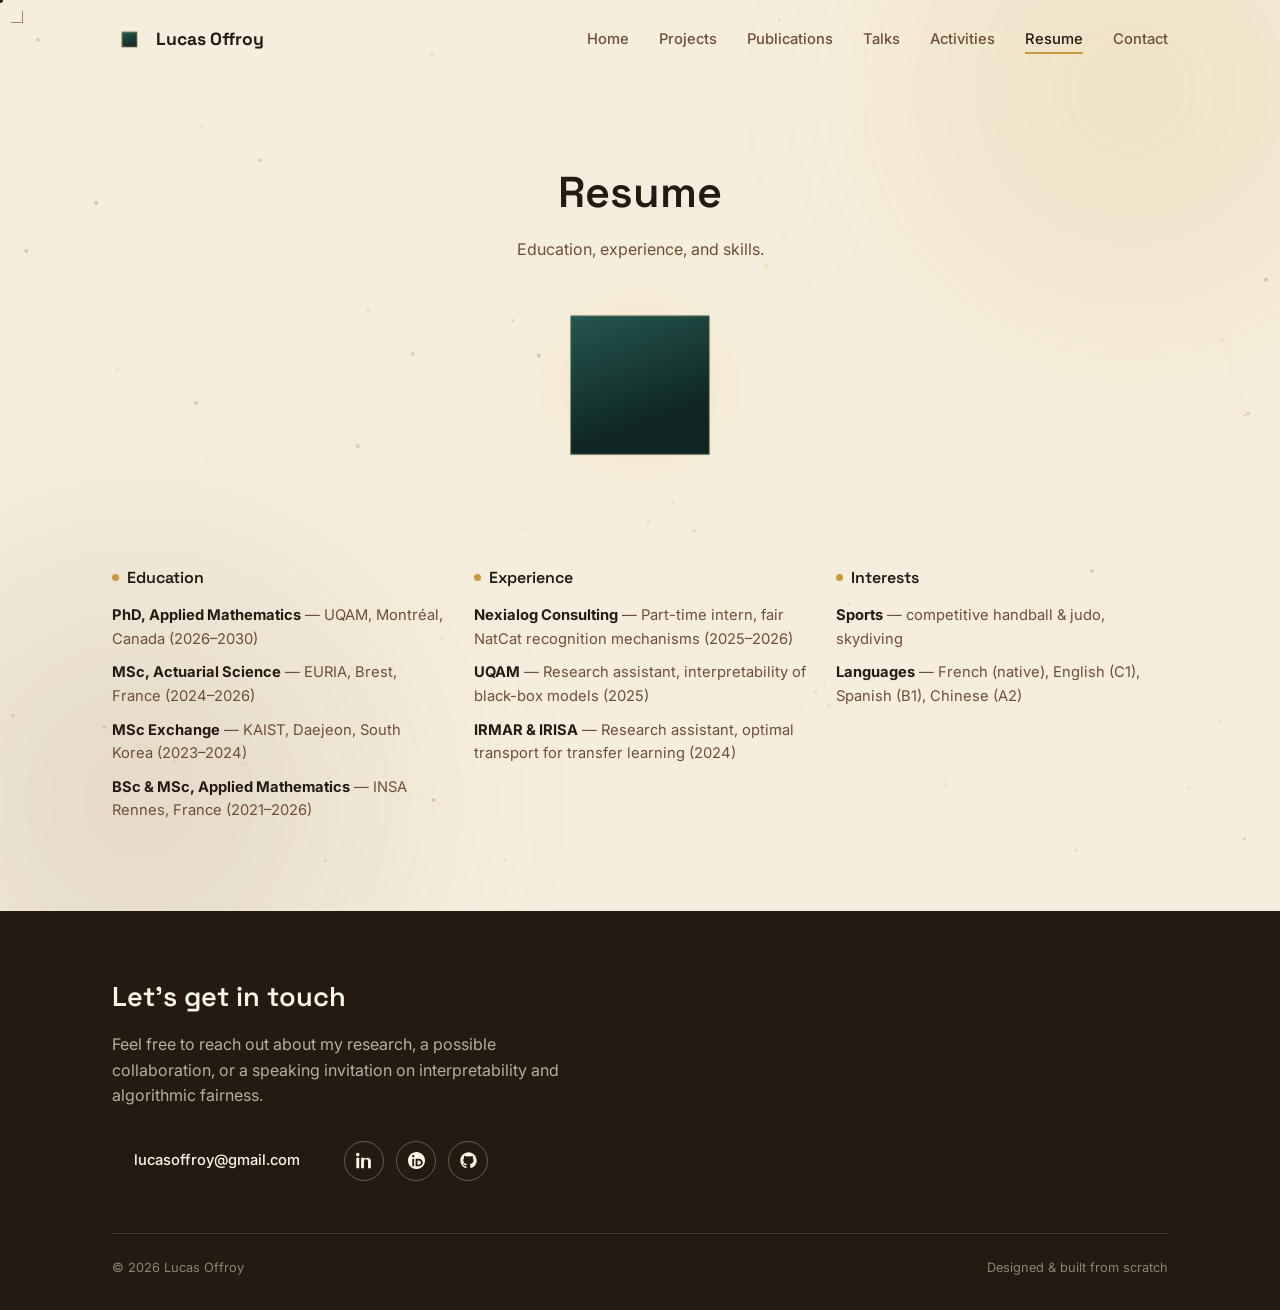
<file: resume.html>
<!DOCTYPE html>
<html lang="en">
<head>
<meta charset="UTF-8">
<meta name="viewport" content="width=device-width, initial-scale=1.0">
<title>Resume — Lucas Offroy</title>
<meta name="description" content="Resume of Lucas Offroy — education, experience, and skills.">
<link rel="preconnect" href="https://fonts.googleapis.com">
<link rel="preconnect" href="https://fonts.gstatic.com" crossorigin>
<link href="https://fonts.googleapis.com/css2?family=Space+Grotesk:wght@400;500;600;700&family=Inter:wght@400;500;600&display=swap" rel="stylesheet">
<link rel="stylesheet" href="style.css">
</head>
<body>

<div id="cursor-dot"></div>
<div id="cursor-trail-1"></div>
<div id="cursor-trail-2"></div>
<div id="cursor-frame">
  <div class="frame-inner">
    <span class="corner tl"></span>
    <span class="corner tr"></span>
    <span class="corner bl"></span>
    <span class="corner br"></span>
  </div>
</div>
<canvas id="constellation"></canvas>

<header>
  <nav class="wrap">
    <a href="index.html" class="logo">
      <span class="logo-mark" aria-hidden="true">
        <span class="logo-cube">
          <span class="logo-face logo-front"></span>
          <span class="logo-face logo-right"></span>
          <span class="logo-face logo-left"></span>
          <span class="logo-face logo-top"></span>
        </span>
      </span>
      Lucas Offroy
    </a>
    <ul class="nav-links" id="navLinks">
      <li><a href="index.html">Home</a></li>
      <li><a href="projects.html">Projects</a></li>
      <li><a href="publications.html">Publications</a></li>
      <li><a href="talks.html">Talks</a></li>
      <li><a href="activities.html">Activities</a></li>
      <li><a href="resume.html">Resume</a></li>
      <li><a href="#contact">Contact</a></li>
    </ul>
    <button class="nav-toggle" id="navToggle" aria-label="Open menu">
      <span></span><span></span><span></span>
    </button>
  </nav>
</header>

<!-- ===================== PAGE INTRO ===================== -->
<section class="page-intro wrap">
  <h1 class="page-title">Resume</h1>
  <p class="page-subtitle">Education, experience, and skills.</p>

  <div class="bb-wrap">
    <div class="bb-stage" id="blackbox" role="button" tabindex="0" aria-expanded="false"
         aria-label="Open the black box to see my PhD progress">
      <div class="bb-glow"></div>
      <div class="bb-cube">
            <div class="bb-face bb-front"></div>
            <div class="bb-face bb-right"></div>
            <div class="bb-face bb-left"></div>
            <div class="bb-face bb-lid"></div>
            <div class="bb-face bb-back"></div>
            <div class="bb-face bb-bottom"></div>
        </div>
      <div class="bb-reveal">
        <div class="bb-progress">
          <div class="bb-progress-label">PhD progress</div>
          <div class="bb-progress-track">
            <div class="bb-progress-fill" id="phdProgressFill"></div>
          </div>
          <div class="bb-progress-pct" id="phdProgressPct">—</div>
          <div class="bb-progress-range"><span>Sep 2026</span><span>Sep 2030</span></div>
        </div>
      </div>
    </div>
  </div>
</section>

<!-- ===================== RESUME ===================== -->
<section class="section" id="resume">
  <div class="wrap">
    <div class="activities-grid">
      <div class="activity-group">
        <h3>Education</h3>
        <ul>
          <li><strong>PhD, Applied Mathematics</strong> — UQAM, Montréal, Canada (2026–2030)</li>
          <li><strong>MSc, Actuarial Science</strong> — EURIA, Brest, France (2024–2026)</li>
          <li><strong>MSc Exchange</strong> — KAIST, Daejeon, South Korea (2023–2024)</li>
          <li><strong>BSc &amp; MSc, Applied Mathematics</strong> — INSA Rennes, France (2021–2026)</li>
        </ul>
      </div>
      <div class="activity-group">
        <h3>Experience</h3>
        <ul>
          <li><strong>Nexialog Consulting</strong> — Part-time intern, fair NatCat recognition mechanisms (2025–2026)</li>
          <li><strong>UQAM</strong> — Research assistant, interpretability of black-box models (2025)</li>
          <li><strong>IRMAR &amp; IRISA</strong> — Research assistant, optimal transport for transfer learning (2024)</li>
        </ul>
      </div>
      <div class="activity-group">
        <h3>Interests</h3>
        <ul>
          <li><strong>Sports</strong> — competitive handball &amp; judo, skydiving</li>
          <li><strong>Languages</strong> — French (native), English (C1), Spanish (B1), Chinese (A2)</li>
        </ul>
      </div>
    </div>
  </div>
</section>

<!-- ===================== CONTACT / FOOTER ===================== -->
<footer id="contact">
  <div class="wrap">
    <h2>Let's get in touch</h2>
    <p>Feel free to reach out about my research, a possible collaboration, or a speaking invitation on interpretability and algorithmic fairness.</p>
    <div class="cta-row">
      <a href="mailto:lucasoffroy@gmail.com" class="btn">lucasoffroy@gmail.com</a>
      <div class="social-row">
        <a href="https://www.linkedin.com/in/lucas-offroy-559226217/" target="_blank" rel="noopener" aria-label="LinkedIn">
          <svg viewBox="0 0 24 24"><path d="M4.98 3.5C4.98 4.88 3.94 6 2.5 6S0 4.88 0 3.5 1.06 1 2.5 1 4.98 2.12 4.98 3.5zM.5 8h4V23h-4V8zm7.5 0h3.8v2.05h.05c.53-1 1.83-2.05 3.77-2.05C19.9 8 21 10.1 21 13.4V23h-4v-8.2c0-1.95-.03-4.45-2.7-4.45-2.7 0-3.1 2.1-3.1 4.3V23h-4V8z"/></svg>
        </a>
        <a href="https://orcid.org/0009-0003-3294-0937" target="_blank" rel="noopener" aria-label="ORCID">
          <svg viewBox="0 0 24 24"><path d="M12 0C5.372 0 0 5.372 0 12s5.372 12 12 12 12-5.372 12-12S18.628 0 12 0zM7.369 4.378c.888 0 1.604.717 1.604 1.604 0 .888-.716 1.605-1.604 1.605-.887 0-1.604-.717-1.604-1.605 0-.887.717-1.604 1.604-1.604zm-1.29 5.297h2.58v10.335h-2.58V9.675zm4.694 0h4.276c4.11 0 5.837 2.938 5.837 5.176 0 2.431-1.905 5.159-5.837 5.159h-4.276V9.675zm2.582 2.269v6.026h1.6c2.294 0 3.336-1.617 3.336-3.021 0-1.635-1.226-3.005-3.336-3.005h-1.6z"/></svg>
        </a>
        <a href="https://github.com/Weakskunk/" target="_blank" rel="noopener" aria-label="GitHub">
          <svg viewBox="0 0 24 24"><path d="M12 .5C5.73.5.5 5.74.5 12.02c0 5.02 3.26 9.28 7.78 10.78.57.1.78-.25.78-.55v-2.15c-3.16.69-3.83-1.36-3.83-1.36-.52-1.32-1.26-1.67-1.26-1.67-1.03-.7.08-.69.08-.69 1.14.08 1.74 1.17 1.74 1.17 1.01 1.74 2.65 1.24 3.3.95.1-.73.4-1.24.72-1.53-2.52-.29-5.17-1.26-5.17-5.6 0-1.24.44-2.25 1.16-3.04-.12-.29-.5-1.44.11-3 0 0 .95-.3 3.12 1.16a10.8 10.8 0 015.68 0c2.17-1.46 3.12-1.16 3.12-1.16.61 1.56.23 2.71.11 3 .72.79 1.16 1.8 1.16 3.04 0 4.35-2.66 5.31-5.19 5.59.41.35.77 1.04.77 2.11v3.13c0 .3.21.66.79.55A10.53 10.53 0 0023.5 12c0-6.28-5.23-11.5-11.5-11.5z"/></svg>
        </a>
      </div>
    </div>
    <div class="footer-bottom">
      <span>© 2026 Lucas Offroy</span>
      <span>Designed &amp; built from scratch</span>
    </div>
  </div>
</footer>

<script src="script.js"></script>
</body>
</html>
</file>
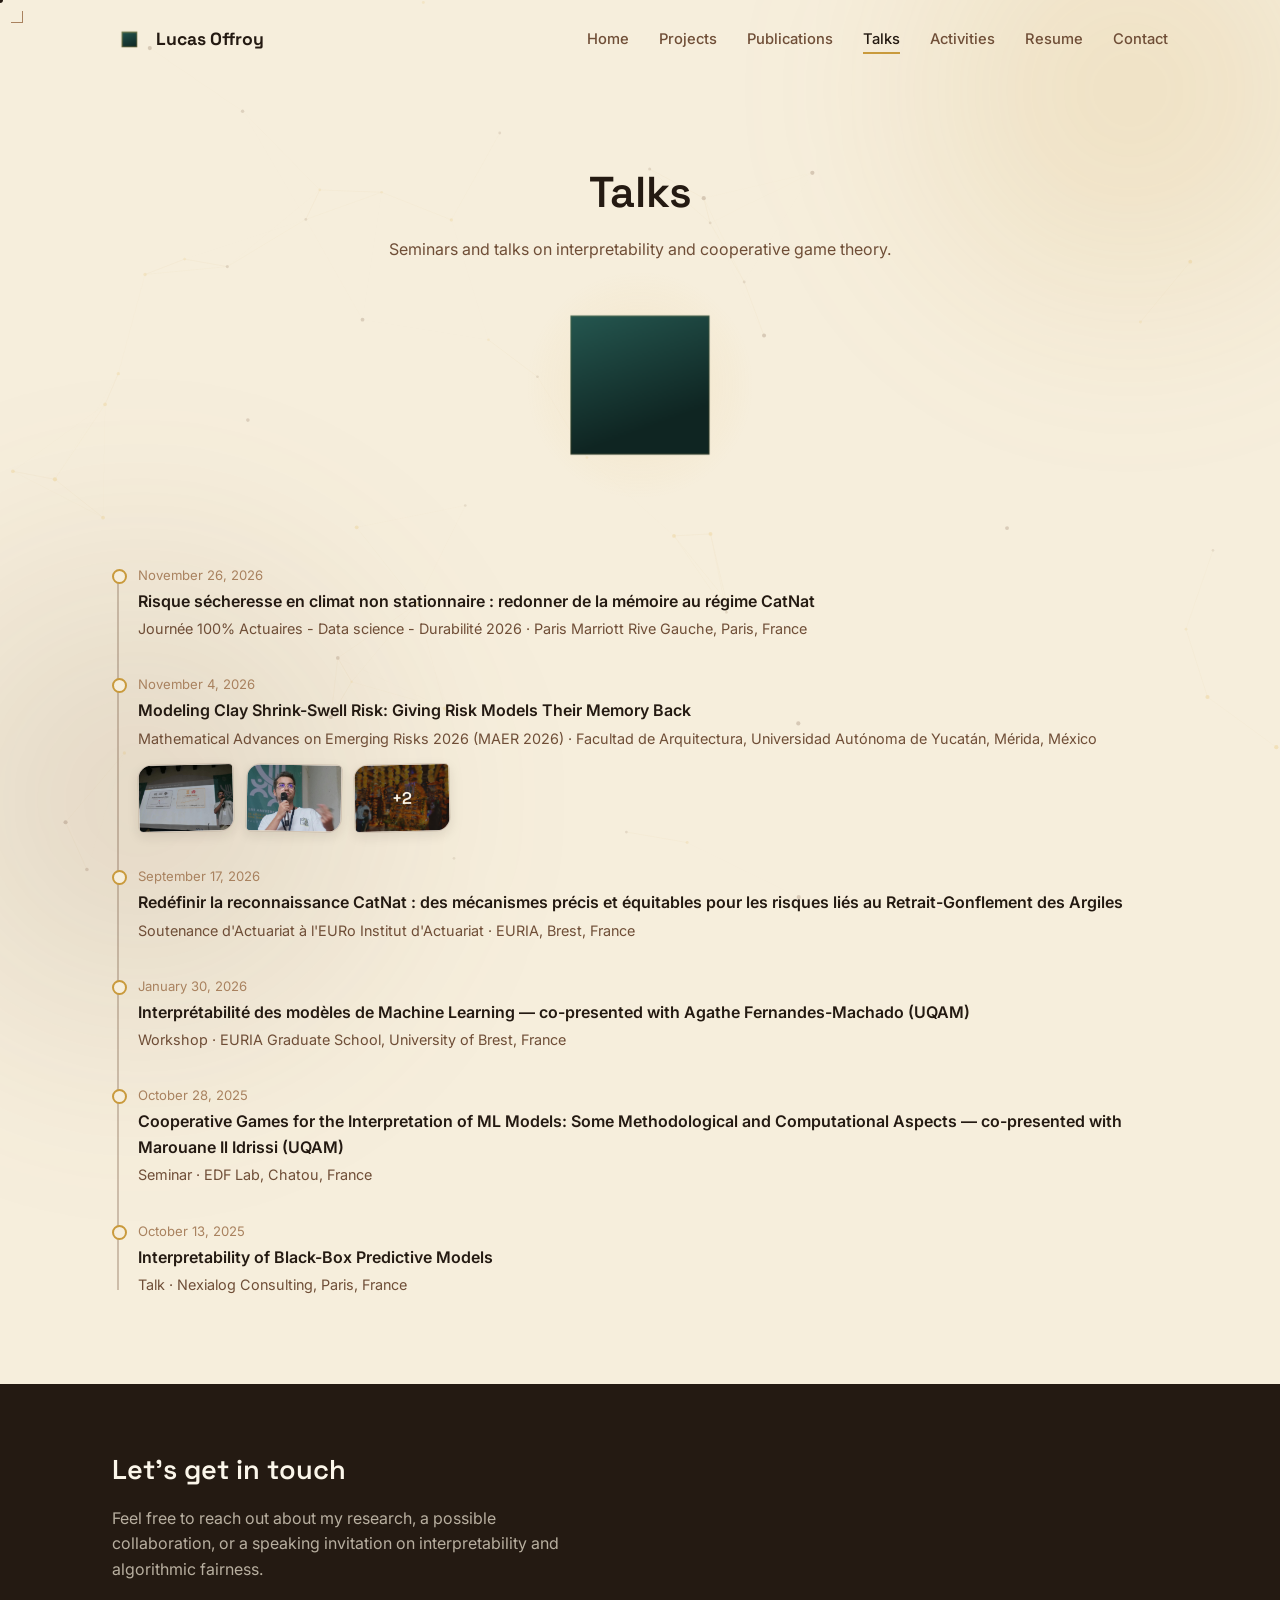
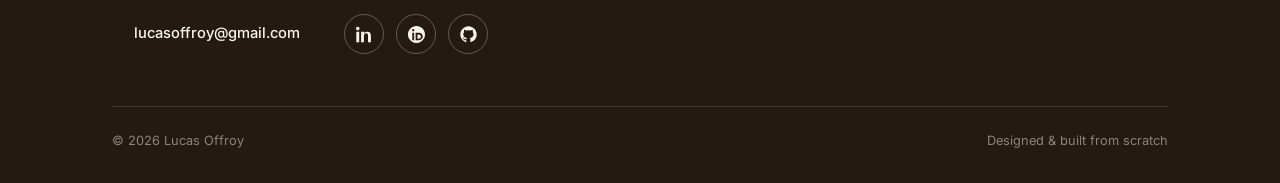
<file: talks.html>
<!DOCTYPE html>
<html lang="en">
<head>
<meta charset="UTF-8">
<meta name="viewport" content="width=device-width, initial-scale=1.0">
<title>Talks — Lucas Offroy</title>
<meta name="description" content="Talks and seminars by Lucas Offroy on interpretability, cooperative game theory and algorithmic fairness.">
<link rel="preconnect" href="https://fonts.googleapis.com">
<link rel="preconnect" href="https://fonts.gstatic.com" crossorigin>
<link href="https://fonts.googleapis.com/css2?family=Space+Grotesk:wght@400;500;600;700&family=Inter:wght@400;500;600&display=swap" rel="stylesheet">
<link rel="stylesheet" href="style.css">
</head>
<body id="page-talks">

<div id="cursor-dot"></div>
<div id="cursor-trail-1"></div>
<div id="cursor-trail-2"></div>
<div id="cursor-frame">
  <div class="frame-inner">
    <span class="corner tl"></span>
    <span class="corner tr"></span>
    <span class="corner bl"></span>
    <span class="corner br"></span>
  </div>
</div>
<canvas id="constellation"></canvas>

<header>
  <nav class="wrap">
    <a href="index.html" class="logo">
      <span class="logo-mark" aria-hidden="true">
        <span class="logo-cube">
          <span class="logo-face logo-front"></span>
          <span class="logo-face logo-right"></span>
          <span class="logo-face logo-left"></span>
          <span class="logo-face logo-top"></span>
        </span>
      </span>
      Lucas Offroy
    </a>
    <ul class="nav-links" id="navLinks">
      <li><a href="index.html">Home</a></li>
      <li><a href="projects.html">Projects</a></li>
      <li><a href="publications.html">Publications</a></li>
      <li><a href="talks.html">Talks</a></li>
      <li><a href="activities.html">Activities</a></li>
      <li><a href="resume.html">Resume</a></li>
      <li><a href="#contact">Contact</a></li>
    </ul>
    <button class="nav-toggle" id="navToggle" aria-label="Open menu">
      <span></span><span></span><span></span>
    </button>
  </nav>
</header>

<!-- ===================== PAGE INTRO ===================== -->
<section class="page-intro wrap">
  <h1 class="page-title">Talks</h1>
  <p class="page-subtitle">Seminars and talks on interpretability and cooperative game theory.</p>

  <div class="bb-wrap">
    <div class="bb-stage" id="blackbox" role="button" tabindex="0" aria-expanded="false"
         aria-label="Open the black box to see where I'm speaking next">
      <div class="bb-glow"></div>
      <div class="bb-cube">
        <div class="bb-face bb-front"></div>
        <div class="bb-face bb-right"></div>
        <div class="bb-face bb-left"></div>
        <div class="bb-face bb-lid"></div>
        <div class="bb-face bb-back"></div>
        <div class="bb-face bb-bottom"></div>
      </div>
      <div class="bb-reveal">
        <div class="bb-teaser-label">Speaking next</div>
        <div class="bb-teaser-title">Journée 100% Actuaires - Data science - Durabilité</div>
        <div class="bb-teaser-sub">November 26, 2026 · Paris</div>
      </div>
    </div>
  </div>
</section>

<!-- ===================== TALKS ===================== -->
<section class="section" id="talks">
  <div class="wrap">
    <div class="timeline">
    <div class="timeline-item">
  <div class="timeline-date">November 26, 2026</div>
  <div class="timeline-title">
    <a href="" target="_blank" rel="noopener noreferrer">
      Risque sécheresse en climat non stationnaire : redonner de la mémoire au régime CatNat
    </a>
  </div>
  <div class="timeline-place">
    <a href="https://www.journee100pour100.fr/event/301ae4ca-84dc-4510-b623-b145f02de0fd/summary" target="_blank" rel="noopener noreferrer" title="Open the conference website">Journée 100% Actuaires - Data science - Durabilité 2026</a> · Paris Marriott Rive Gauche, Paris, France
  </div>
</div>
      <div class="timeline-item">
        <div class="timeline-date">November 4, 2026</div>
        <div class="timeline-title">
          <a href="slides/maer2026-slides.pdf" target="_blank" rel="noopener noreferrer" title="Open the slides (PDF)">Modeling Clay Shrink-Swell Risk: Giving Risk Models Their Memory Back</a>
        </div>
        <div class="timeline-place">
          <a href="https://thomaspeyrat.github.io/Merida_2026.github.io/index.html" target="_blank" rel="noopener noreferrer" title="Open the conference website">Mathematical Advances on Emerging Risks 2026 (MAER 2026)</a> · Facultad de Arquitectura, Universidad Autónoma de Yucatán, Mérida, México
        </div>
        <!-- Photos: put the files in a "photos" folder next to talks.html.
             Add or remove <a> lines freely; a missing file is just skipped.
             Only 3 thumbnails show, the rest are reachable in the viewer ("+N"). -->
        <div class="talk-photos">
          <a class="talk-photo" href="photos/maer2026-1.jpg" data-caption="Presenting at MAER 2026, Mérida"><img src="photos/maer2026-1.jpg" alt="Lucas presenting at MAER 2026"></a>
          <a class="talk-photo" href="photos/maer2026-2.jpg" data-caption="Q&amp;A after the talk"><img src="photos/maer2026-2.jpg" alt="Questions after the talk"></a>
          <a class="talk-photo" href="photos/maer2026-3.jpg" data-caption="Día de Muertos in Cancún"><img src="photos/maer2026-3.jpg" alt="Día de Muertos in Cancún"></a>
          <a class="talk-photo" href="photos/maer2026-4.jpg" data-caption="Visit of Chichén Itzá"><img src="photos/maer2026-4.jpg" alt="Visit of Chichén Itzá"></a>
          <a class="talk-photo" href="photos/maer2026-5.jpg" data-caption="Visit of Uxmal with Agathe, Charlotte and Emma"><img src="photos/maer2026-5.jpg" alt="Visit of Uxmal with Agathe, Charlotte and Emma"></a>
        </div>
      </div>
      <div class="timeline-item">
  <div class="timeline-date">September 17, 2026</div>
  <div class="timeline-title">
    <a href="slides/euria-slides.pdf" target="_blank" rel="noopener noreferrer">
      Redéfinir la reconnaissance CatNat : des mécanismes précis et équitables pour les risques liés au Retrait-Gonflement des Argiles
    </a>
  </div>
  <div class="timeline-place">
    <a href="https://www.univ-brest.fr/euria/fr" target="_blank" rel="noopener noreferrer" title="Open the conference website">Soutenance d'Actuariat à l'EURo Institut d'Actuariat</a> · EURIA, Brest, France
  </div>
</div>
      <div class="timeline-item">
        <div class="timeline-date">January 30, 2026</div>
        <div class="timeline-title">Interprétabilité des modèles de Machine Learning — co-presented with Agathe Fernandes-Machado (UQAM)</div>
        <div class="timeline-place">Workshop · EURIA Graduate School, University of Brest, France</div>
      </div>
      <div class="timeline-item">
        <div class="timeline-date">October 28, 2025</div>
        <div class="timeline-title">Cooperative Games for the Interpretation of ML Models: Some Methodological and Computational Aspects — co-presented with Marouane Il Idrissi (UQAM)</div>
        <div class="timeline-place">Seminar · EDF Lab, Chatou, France</div>
      </div>
      <div class="timeline-item">
        <div class="timeline-date">October 13, 2025</div>
        <div class="timeline-title">Interpretability of Black-Box Predictive Models</div>
        <div class="timeline-place">Talk · Nexialog Consulting, Paris, France</div>
      </div>
    </div>
  </div>
</section>

<!-- ===================== CONTACT / FOOTER ===================== -->
<footer id="contact">
  <div class="wrap">
    <h2>Let's get in touch</h2>
    <p>Feel free to reach out about my research, a possible collaboration, or a speaking invitation on interpretability and algorithmic fairness.</p>
    <div class="cta-row">
      <a href="mailto:lucasoffroy@gmail.com" class="btn">lucasoffroy@gmail.com</a>
      <div class="social-row">
        <a href="https://www.linkedin.com/in/lucas-offroy-559226217/" target="_blank" rel="noopener" aria-label="LinkedIn">
          <svg viewBox="0 0 24 24"><path d="M4.98 3.5C4.98 4.88 3.94 6 2.5 6S0 4.88 0 3.5 1.06 1 2.5 1 4.98 2.12 4.98 3.5zM.5 8h4V23h-4V8zm7.5 0h3.8v2.05h.05c.53-1 1.83-2.05 3.77-2.05C19.9 8 21 10.1 21 13.4V23h-4v-8.2c0-1.95-.03-4.45-2.7-4.45-2.7 0-3.1 2.1-3.1 4.3V23h-4V8z"/></svg>
        </a>
        <a href="https://orcid.org/0009-0003-3294-0937" target="_blank" rel="noopener" aria-label="ORCID">
          <svg viewBox="0 0 24 24"><path d="M12 0C5.372 0 0 5.372 0 12s5.372 12 12 12 12-5.372 12-12S18.628 0 12 0zM7.369 4.378c.888 0 1.604.717 1.604 1.604 0 .888-.716 1.605-1.604 1.605-.887 0-1.604-.717-1.604-1.605 0-.887.717-1.604 1.604-1.604zm-1.29 5.297h2.58v10.335h-2.58V9.675zm4.694 0h4.276c4.11 0 5.837 2.938 5.837 5.176 0 2.431-1.905 5.159-5.837 5.159h-4.276V9.675zm2.582 2.269v6.026h1.6c2.294 0 3.336-1.617 3.336-3.021 0-1.635-1.226-3.005-3.336-3.005h-1.6z"/></svg>
        </a>
        <a href="https://github.com/Weakskunk/" target="_blank" rel="noopener" aria-label="GitHub">
          <svg viewBox="0 0 24 24"><path d="M12 .5C5.73.5.5 5.74.5 12.02c0 5.02 3.26 9.28 7.78 10.78.57.1.78-.25.78-.55v-2.15c-3.16.69-3.83-1.36-3.83-1.36-.52-1.32-1.26-1.67-1.26-1.67-1.03-.7.08-.69.08-.69 1.14.08 1.74 1.17 1.74 1.17 1.01 1.74 2.65 1.24 3.3.95.1-.73.4-1.24.72-1.53-2.52-.29-5.17-1.26-5.17-5.6 0-1.24.44-2.25 1.16-3.04-.12-.29-.5-1.44.11-3 0 0 .95-.3 3.12 1.16a10.8 10.8 0 015.68 0c2.17-1.46 3.12-1.16 3.12-1.16.61 1.56.23 2.71.11 3 .72.79 1.16 1.8 1.16 3.04 0 4.35-2.66 5.31-5.19 5.59.41.35.77 1.04.77 2.11v3.13c0 .3.21.66.79.55A10.53 10.53 0 0023.5 12c0-6.28-5.23-11.5-11.5-11.5z"/></svg>
        </a>
      </div>
    </div>
    <div class="footer-bottom">
      <span>© 2026 Lucas Offroy</span>
      <span>Designed &amp; built from scratch</span>
    </div>
  </div>
</footer>

<script src="script.js"></script>
</body>
</html>
</file>
<file: style.css>
/* =====================================================================
   Lucas Offroy — shared stylesheet (used by every page)
   ===================================================================== */

:root{
  --cream:        #F6EEDC;
  --cream-soft:   #FBF6EA;
  --ink:          #241A12;
  --brown:        #6F4E37;
  --brown-soft:   #A9825F;
  --gold:         #C99A3C;
  --gold-bright:  #E4B54A;

  --font-display: 'Space Grotesk', sans-serif;
  --font-body:    'Inter', sans-serif;

  --max-w: 1120px;
  --radius-organic: 42% 58% 61% 39% / 45% 41% 59% 55%;
}

*{ box-sizing: border-box; margin:0; padding:0; }

html{ scroll-behavior: smooth; }

/* ---------- Futuristic ambient background (no grid) ---------- */
body{
  position: relative;
  background: var(--cream);
  color: var(--ink);
  font-family: var(--font-body);
  line-height: 1.6;
  overflow-x: hidden;
}
body::before, body::after{
  content:'';
  position: fixed;
  z-index: -1;
  border-radius: 50%;
  pointer-events: none;
  filter: blur(70px);
}
body::before{
  width: 620px; height: 620px;
  top: -220px; right: -160px;
  background: radial-gradient(circle, rgba(201,154,60,0.18) 0%, rgba(201,154,60,0) 70%);
}
body::after{
  width: 720px; height: 720px;
  bottom: -260px; left: -220px;
  background: radial-gradient(circle, rgba(111,78,55,0.15) 0%, rgba(111,78,55,0) 70%);
}

body.has-custom-cursor, body.has-custom-cursor a, body.has-custom-cursor button{
  cursor: none;
}

::selection{ background: var(--gold); color: var(--ink); }

a{ color: inherit; text-decoration: none; }

img{ max-width: 100%; display: block; }

:focus-visible{
  outline: 2px solid var(--gold-bright);
  outline-offset: 3px;
}

section{ scroll-margin-top: 84px; }

.wrap{
  max-width: var(--max-w);
  margin: 0 auto;
  padding: 0 32px;
}

h1,h2,h3{ font-family: var(--font-display); font-weight: 600; color: var(--ink); }

h2.section-title{
  font-size: clamp(1.7rem, 3vw, 2.3rem);
  margin-bottom: 40px;
  display: flex;
  align-items: baseline;
  gap: 14px;
}
h2.section-title .dot{
  width: 10px; height: 10px; border-radius: 50%;
  background: var(--gold);
  flex-shrink: 0;
}

/* ---------- Custom cursor: detection-frame style ---------- */
#cursor-dot{
  position: fixed; top:0; left:0;
  width: 6px; height:6px; border-radius: 50%;
  background: var(--ink);
  pointer-events: none; z-index: 9999;
  transform: translate(-50%,-50%);
}
#cursor-trail-1, #cursor-trail-2{
  position: fixed; top:0; left:0;
  border-radius: 50%;
  background: var(--gold);
  pointer-events: none; z-index: 9997;
  transform: translate(-50%,-50%);
}
#cursor-trail-1{ width:4px; height:4px; opacity:0.5; }
#cursor-trail-2{ width:3px; height:3px; opacity:0.28; }

#cursor-frame{
  position: fixed; top:0; left:0;
  width:0; height:0;
  pointer-events: none; z-index: 9998;
}
.frame-inner{
  position:absolute; top:0; left:0;
  width:46px; height:46px;
  transform: translate(-50%,-50%) rotate(0deg);
  animation: cursor-spin 9s linear infinite;
  transition: width .22s ease, height .22s ease;
}
#cursor-frame.locked .frame-inner{
  width:32px; height:32px;
  animation-play-state: paused;
}
@keyframes cursor-spin{
  from{ transform: translate(-50%,-50%) rotate(0deg); }
  to{ transform: translate(-50%,-50%) rotate(360deg); }
}
.corner{
  position:absolute; width:12px; height:12px;
  border: 0 solid var(--brown-soft);
  transition: border-color .2s ease;
}
#cursor-frame.locked .corner{ border-color: var(--gold); }
.corner.tl{ top:0; left:0; border-top-width:1.5px; border-left-width:1.5px; }
.corner.tr{ top:0; right:0; border-top-width:1.5px; border-right-width:1.5px; }
.corner.bl{ bottom:0; left:0; border-bottom-width:1.5px; border-left-width:1.5px; }
.corner.br{ bottom:0; right:0; border-bottom-width:1.5px; border-right-width:1.5px; }

/* ---------- Constellation background ---------- */
#constellation{
  position: fixed;
  inset: 0;
  z-index: 0;
  opacity: 0.35;
}

/* ---------- Navigation ---------- */
header{
  position: fixed;
  top:0; left:0; right:0;
  z-index: 100;
  padding: 22px 0;
  transition: padding .25s ease, background .25s ease, box-shadow .25s ease;
}
header.scrolled{
  padding: 14px 0;
  background: rgba(246,238,220,0.82);
  backdrop-filter: blur(10px);
  box-shadow: 0 1px 0 rgba(36,26,18,0.08);
}
nav.wrap{
  display:flex; align-items:center; justify-content:space-between;
}
.logo{
  font-family: var(--font-display);
  font-weight: 700;
  font-size: 1.1rem;
  display:flex; align-items:center; gap:10px;
}
.logo-mark{
  width: 34px; height:34px;
  display:flex; align-items:center; justify-content:center;
  perspective: 120px;
}
.logo-cube{
  position: relative;
  width: 15px; height: 15px;
  transform-style: preserve-3d;
  animation: logo-tumble 13s linear infinite;
}
@keyframes logo-tumble{
  from { transform: rotateX(-18deg) rotateY(28deg) rotate3d(-0.6,-0.5,1,0deg); }
  to   { transform: rotateX(-18deg) rotateY(28deg) rotate3d(-0.6,-0.5,1,360deg); }
}
.logo-face{
  position:absolute; width:15px; height:15px;
  box-shadow: inset 0 0 0 1px rgba(228,181,74,0.4);
  backface-visibility: hidden;
}
.logo-front, .logo-top{ background: linear-gradient(160deg, #255750 0%, #0F2522 100%); }
.logo-right, .logo-left{ background: linear-gradient(160deg, #193531 0%, #081815 100%); }
.logo-front{ transform: translateZ(7.5px); }
.logo-right{ transform: rotateY(90deg) translateZ(7.5px); }
.logo-left{ transform: rotateY(-90deg) translateZ(7.5px); }
.logo-top{ transform: rotateX(90deg) translateZ(7.5px); }
.nav-links{
  display:flex; gap: 30px; list-style:none;
}
.nav-links a{
  position: relative;
  font-size: 0.92rem;
  font-weight: 500;
  color: var(--brown);
  padding: 4px 0;
}
.nav-links a::after{
  content:'';
  position:absolute; left:0; bottom:-2px;
  width:0; height:2px; background: var(--gold);
  transition: width .25s ease;
}
.nav-links a.active, .nav-links a:hover{ color: var(--ink); }
.nav-links a.active::after{ width: 100%; }

.nav-toggle{
  display:none;
  flex-direction:column; gap:5px;
  background:none; border:none;
}
.nav-toggle span{ width:22px; height:2px; background: var(--ink); }

/* ---------- Hero (home page) ---------- */
.hero{
  position:relative; z-index:1;
  padding: 168px 0 96px;
  display:grid;
  grid-template-columns: 1.05fr 0.95fr;
  gap: 56px;
  align-items:center;
}
.hero-text{ opacity:0; transform: translateY(16px); transition: opacity .7s ease, transform .7s ease; }
.hero-photo{ opacity:0; transform: translateY(16px); transition: opacity .7s ease .12s, transform .7s ease .12s; }
.hero-news{ opacity:0; transform: translateY(16px); transition: opacity .7s ease .24s, transform .7s ease .24s; }
body.loaded .hero-text, body.loaded .hero-photo, body.loaded .hero-news{
  opacity:1; transform:none;
}

.eyebrow-role{
  font-size: 0.95rem; color: var(--brown); font-weight: 500; margin-bottom: 14px;
}
.hero h1{
  font-size: clamp(2.3rem, 5vw, 3.4rem);
  line-height: 1.08;
  margin-bottom: 20px;
}
.hero h1 span{ color: var(--gold); }

.bb-quote{
  font-family: var(--font-display);
  font-style: italic;
  color: var(--brown);
  font-size: 0.95rem;
  text-align: center;
  margin: 6px 0 26px;
}

.equation{
  font-family: var(--font-display);
  font-size: 1rem;
  letter-spacing: 0.2px;
}

/* small schematic shown inside the opened box: a photo goes in (drop a file
   named duck.jpg next to index.html), inside the box three units light up,
   and together they give the answer "duck". Static on purpose: nothing spins
   in here. */
.bb-netdiagram{
  position:relative; width:180px; height:120px; margin: 0 auto 6px;
}
.bb-netdiagram svg{ position:absolute; inset:0; width:100%; height:100%; overflow:visible; }

/* the photo frame: square, vertically centred on the diagram, its right edge
   is where the three lines start */
.bb-photo{
  position:absolute; left:0; top:50%; transform: translateY(-50%);
  width:72px; height:72px;
  border-radius: 12px;
  border: 2px solid var(--gold);
  background: var(--cream-soft);
  box-shadow: 0 6px 16px rgba(36,26,18,0.12);
  overflow:hidden;
}
/* the photo is cropped to fill the square; move object-position to choose
   what stays in frame (e.g. 50% 30% keeps more of the top of the photo) */
.bb-photo img{
  width:100%; height:100%; display:block;
  object-fit:cover; object-position:50% 50%;
}
/* until duck.jpg is found, show a dashed placeholder instead of a broken image */
.bb-photo:not(.is-loaded){ border-style:dashed; box-shadow:none; }
.bb-photo:not(.is-loaded)::after{
  content:'duck.jpg';
  position:absolute; inset:0;
  display:flex; align-items:center; justify-content:center;
  font-size:0.62rem; color: var(--brown-soft);
}

.bb-netdiagram .bb-inbox{
  fill: #0F2522; stroke: var(--gold); stroke-opacity: 0.5; stroke-width: 1;
}
.bb-netdiagram .bb-edge{
  fill: none; stroke: var(--gold); stroke-width: 1.4; stroke-linecap: round;
}
.bb-netdiagram .bb-halo{ fill: var(--gold-bright); opacity: 0.2; }
.bb-netdiagram .bb-lamp{
  fill: var(--gold-bright);
  filter: drop-shadow(0 0 2.5px rgba(228,181,74,0.9));
}
.bb-netdiagram .bb-label{
  font-family: var(--font-display); font-weight:600; font-size: 12px;
  fill: var(--ink);
}

/* ---------- Interactive black box: real 3D cube, lid + sides open ---------- */
.bb-wrap{
  width: 100%;
  margin: 22px 0 8px;
  display:flex; flex-direction:column; align-items:center;
}
.bb-stage{
  position: relative;
  width: 200px; height: 200px;
  perspective: 800px;
  cursor: pointer;
}
body.has-custom-cursor .bb-stage{ cursor: none; }

.bb-glow{
  position:absolute; inset:-24px; z-index:0;
  border-radius: 50%;
  background: radial-gradient(circle, rgba(228,181,74,0.55) 0%, rgba(228,181,74,0) 65%);
  opacity: 0.25;
  transition: opacity .4s ease;
  pointer-events:none;
}
.bb-stage:hover .bb-glow, .bb-stage.open .bb-glow{ opacity: 0.8; }

.bb-cube{
  position:absolute; inset:0; margin:auto; z-index:1;
  width:128px; height:128px;
  transform-style: preserve-3d;
  animation: bb-full-tumble 15s linear infinite;
}

@keyframes bb-full-tumble{
  0%   { transform: translateY(6px) rotateX(0deg) rotateY(0deg) rotateZ(0deg); }
  100% { transform: translateY(6px) rotateX(360deg) rotateY(720deg) rotateZ(360deg); }
}

.bb-stage:hover .bb-cube, .bb-stage.open .bb-cube{
  animation-play-state: paused;
}
.bb-face{
  position:absolute; width:128px; height:128px;
  box-shadow: inset 0 0 0 1px rgba(228,181,74,0.14);
  backface-visibility: hidden;
  transition: transform .6s cubic-bezier(.65,0,.35,1), opacity .5s ease .12s;
}
.bb-front{
  background: linear-gradient(160deg, #255750 0%, #0F2522 75%);
  transform: translateZ(64px);
}

.bb-right{
  background: linear-gradient(160deg, #193531 0%, #081815 75%);
  transform: rotateY(90deg) translateZ(64px);
}
.bb-left{
  background: linear-gradient(160deg, #193531 0%, #081815 75%);
  transform: rotateY(-90deg) translateZ(64px);
}
.bb-lid{
  background: linear-gradient(160deg, #255750 0%, #0F2522 75%);
  transform: rotateX(90deg) translateZ(64px);
}
.bb-back{
  background: linear-gradient(160deg, #193531 0%, #081815 75%);
  transform: rotateY(180deg) translateZ(64px);
}
.bb-bottom{
  background: linear-gradient(160deg, #255750 0%, #0F2522 75%);
  transform: rotateX(-90deg) translateZ(64px);
}

/* hover: the six visible faces ease apart slightly — the box "cracks" */
.bb-stage:hover:not(.open) .bb-front{ transform: translateZ(76px); }
.bb-stage:hover:not(.open) .bb-right{ transform: rotateY(90deg) translateZ(76px); }
.bb-stage:hover:not(.open) .bb-left{ transform: rotateY(-90deg) translateZ(76px); }
.bb-stage:hover:not(.open) .bb-lid{ transform: rotateX(90deg) translateZ(82px); }
.bb-stage:hover:not(.open) .bb-back{ transform: rotateY(180deg) translateZ(76px); }
.bb-stage:hover:not(.open) .bb-bottom{ transform: rotateX(-90deg) translateZ(82px); }

/* open: the six visible faces fly off and fade out completely */
.bb-stage.open .bb-front{ transform: translateZ(210px); opacity:0; }
.bb-stage.open .bb-right{ transform: rotateY(90deg) translateZ(210px); opacity:0; }
.bb-stage.open .bb-left{ transform: rotateY(-90deg) translateZ(210px); opacity:0; }
.bb-stage.open .bb-lid{ transform: rotateX(90deg) translateZ(260px); opacity:0; }
.bb-stage.open .bb-back{ transform: rotateY(180deg) translateZ(210px); opacity:0; }
.bb-stage.open .bb-bottom{ transform: rotateX(-90deg) translateZ(260px); opacity:0; }

.bb-reveal{
  position:absolute; inset:0; z-index:2;
  display:flex; flex-direction:column; align-items:center; justify-content:center;
  text-align:center; padding: 10px;
  opacity:0; transform: scale(0.85);
  transition: opacity .5s ease .2s, transform .5s ease .2s;
  pointer-events:none;
}
.bb-stage.open .bb-reveal{ opacity:1; transform: scale(1); }

.bb-reveal .equation{ color: var(--ink); font-size: 0.82rem; line-height:1.35; }
.bb-reveal .equation-caption{ color: var(--brown); margin-top: 7px; font-size: 0.6rem; }

.bb-teaser-label{
  font-family: var(--font-display); font-weight:600; font-size:0.62rem;
  letter-spacing:0.6px; text-transform:uppercase; color: var(--gold);
  margin-bottom: 7px;
}
.bb-teaser-title{ color: var(--ink); font-size: 0.78rem; font-weight:600; line-height:1.35; }
.bb-teaser-sub{ color: var(--brown); font-size: 0.68rem; margin-top: 6px; }

.bb-progress{ width:100%; max-width:160px; }
.bb-progress-label{ font-family:var(--font-display); font-weight:600; font-size:0.68rem; color:var(--ink); margin-bottom:9px; }
.bb-progress-track{ width:100%; height:6px; border-radius:4px; background:rgba(111,78,55,0.18); overflow:hidden; }
.bb-progress-fill{ height:100%; width:0%; background: linear-gradient(90deg, var(--gold), var(--gold-bright)); transition: width 1.1s ease .1s; }
.bb-progress-pct{ margin-top:9px; font-size:0.78rem; font-weight:600; color:var(--ink); }
.bb-progress-range{ display:flex; justify-content:space-between; margin-top:6px; font-size:0.6rem; color:var(--brown-soft); width:100%; }

.hero p.bio{
  max-width: 56ch;
  color: var(--brown);
  font-size: 1.04rem;
  margin-bottom: 28px;
}
.hero p.bio strong{ color: var(--ink); font-weight: 600; }

.cta-row{ display:flex; align-items:center; gap: 22px; flex-wrap:wrap; }
.btn{
  display:inline-flex; align-items:center; gap:8px;
  background: var(--ink); color: var(--cream-soft);
  padding: 12px 22px; border-radius: 30px;
  font-size: 0.92rem; font-weight:500;
  transition: background .2s ease, transform .2s ease;
  border: none;
}
.btn:hover{ background: var(--brown); transform: translateY(-2px); }

.social-row{ display:flex; gap: 12px; }
.social-row a{
  width: 40px; height:40px; border-radius: 50%;
  border: 1px solid var(--brown-soft);
  display:flex; align-items:center; justify-content:center;
  transition: border-color .2s ease, background .2s ease, transform .2s ease;
}
.social-row a:hover{
  border-color: var(--gold); background: rgba(201,154,60,0.12);
  transform: translateY(-2px);
}
.social-row svg{ width:17px; height:17px; fill: var(--ink); }

.hero-photo{ position:relative; display:flex; justify-content:center; }
.avatar-wrap{ position:relative; z-index:0; width:min(340px,80%); }
.avatar{
  width: 100%;
  aspect-ratio: 1;
  border-radius: var(--radius-organic);
  background: linear-gradient(150deg, var(--gold-bright), var(--brown) 120%);
  display:flex; align-items:center; justify-content:center;
  font-family: var(--font-display);
  font-size: 4rem; color: var(--cream-soft);
  position: relative;
}
.avatar::before{
  content:'';
  position:absolute; inset:-14px;
  border-radius: var(--radius-organic);
  border: 1.5px solid var(--gold);
  opacity: 0.55;
}
.avatar-photo{
  position:absolute; inset:0; z-index:1;
  width:100%; height:100%;
  object-fit: cover;
  border-radius: var(--radius-organic);
}
.avatar-node{
  position:absolute; width:10px; height:10px; border-radius:50%;
  background: var(--gold);
  z-index: 2;
}
.avatar-node.n1{ top: 6%; right: 10%; }
.avatar-node.n2{ bottom: 12%; left: 2%; }
.avatar-node.n3{ top: 46%; right: -2%; width:6px; height:6px; }

.orbit{
  position:absolute; top:50%; left:50%; z-index:3;
  width:0; height:0;
  animation: orbit-spin 34s linear infinite;
}
.concept-chip{
  position:absolute; top:0; left:0;
  background: var(--cream-soft);
  border: 1px solid var(--gold);
  color: var(--brown);
  font-family: var(--font-display);
  font-size: 0.7rem;
  font-weight:600;
  padding: 6px 13px;
  border-radius: 20px;
  box-shadow: 0 6px 16px rgba(36,26,18,0.09);
  white-space: nowrap;
  transform: translate(-50%,-50%) translateX(190px);
  animation: orbit-counter 34s linear infinite;
}
@keyframes orbit-spin{
  from{ transform: rotate(0deg); }
  to{ transform: rotate(360deg); }
}
@keyframes orbit-counter{
  from{ transform: translate(-50%,-50%) translateX(190px) rotate(0deg); }
  to{ transform: translate(-50%,-50%) translateX(190px) rotate(-360deg); }
}

.hero-news{
  margin-top: 72px;
  grid-column: 1 / -1;
  border-top: 1px solid rgba(111,78,55,0.25);
  padding-top: 26px;
  display:grid;
  grid-template-columns: repeat(auto-fit, minmax(230px,1fr));
  gap: 20px;
}
.news-label{
  font-family: var(--font-display); font-weight:600; font-size:0.95rem;
  grid-column: 1 / -1; margin-bottom: 2px;
}
.news-item{
  border-left: 2px solid var(--gold);
  padding-left: 14px;
}
.news-date{ font-size: 0.78rem; color: var(--brown-soft); }
.news-text{ font-size: 0.92rem; margin-top: 2px; }

/* ---------- Page intro (every non-home page) ---------- */
.page-intro{
  position:relative; z-index:1;
  padding: 158px 0 8px;
  text-align:center;
  opacity:0; transform: translateY(16px);
  transition: opacity .7s ease, transform .7s ease;
}
body.loaded .page-intro{ opacity:1; transform:none; }
.page-title{
  font-size: clamp(2rem, 4vw, 2.7rem);
  margin-bottom: 10px;
}
.page-subtitle{
  color: var(--brown);
  font-size: 1rem;
  max-width: 60ch;
  margin: 0 auto;
}

/* ---------- Generic sections ---------- */
.section{ position:relative; z-index:1; padding: 64px 0 88px; }
.section.alt{ background: var(--cream-soft); }

/* ---------- Projects ---------- */
.projects-grid{
  display:grid;
  grid-template-columns: repeat(auto-fit, minmax(280px,1fr));
  gap: 26px;
}
.project-card{
  background: var(--cream-soft);
  border: 1px solid rgba(111,78,55,0.18);
  border-radius: 26px 10px 26px 10px;
  padding: 28px;
  transition: transform .25s ease, border-color .25s ease;
}
.project-card:hover{ transform: translateY(-5px); border-color: var(--gold); }
.project-card h3{ font-size: 1.15rem; margin-bottom: 10px; }
.project-card p{ color: var(--brown); font-size: 0.94rem; margin-bottom: 16px; }
.tag-row{ display:flex; flex-wrap:wrap; gap:8px; margin-bottom: 16px; }
.tag{
  font-size: 0.75rem; padding: 4px 11px; border-radius: 20px;
  background: rgba(201,154,60,0.15); color: var(--brown);
}
.project-card a.link{
  font-size: 0.88rem; font-weight:600; color: var(--ink);
  border-bottom: 1.5px solid var(--gold);
  padding-bottom: 1px;
}

/* ---------- Publications ---------- */
.pub-list{ display:flex; flex-direction:column; gap: 22px; }
.pub-item{
  border-left: 2px solid var(--brown-soft);
  padding: 4px 0 4px 20px;
  transition: border-color .2s ease;
}
.pub-item:hover{ border-color: var(--gold); }
.pub-item .pub-title{ font-weight:600; font-size: 1rem; margin-bottom: 4px; }
.pub-item .pub-meta{ font-size: 0.88rem; color: var(--brown); margin-bottom: 8px; }
.pub-links{ display:flex; gap:16px; }
.pub-links a{ font-size: 0.82rem; font-weight:600; color: var(--gold); }
.pub-links a:hover{ color: var(--ink); }

.bibtex-box{
  position:relative;
  margin-top: 14px;
  background: var(--ink);
  border-radius: 10px;
  padding: 16px 44px 16px 16px;
}
.bibtex-code{
  display:block;
  font-family: 'SFMono-Regular', Consolas, 'Liberation Mono', Menlo, monospace;
  font-size: 0.76rem;
  line-height: 1.6;
  color: var(--cream-soft);
  white-space: pre-wrap;
  word-break: break-word;
}
.bibtex-copy{
  position:absolute; top:12px; right:12px;
  background: rgba(246,238,220,0.1);
  border: 1px solid rgba(246,238,220,0.25);
  color: var(--cream-soft);
  font-family: var(--font-body);
  font-size: 0.7rem; font-weight:600;
  padding: 5px 11px; border-radius: 6px;
  transition: background .2s ease, border-color .2s ease, color .2s ease;
}
.bibtex-copy:hover{ background: rgba(228,181,74,0.2); border-color: var(--gold-bright); }
.bibtex-copy.copied{ background: var(--gold); border-color: var(--gold); color: var(--ink); }

/* ---------- Talks (timeline) ---------- */
.timeline{
  position:relative;
  padding-left: 26px;
}
.timeline::before{
  content:'';
  position:absolute; left:5px; top:6px; bottom:6px;
  width:1.5px; background: rgba(111,78,55,0.3);
}
.timeline-item{ position:relative; padding-bottom: 34px; }
.timeline-item:last-child{ padding-bottom:0; }
.timeline-item::before{
  content:'';
  position:absolute; left:-26px; top:4px;
  width:11px; height:11px; border-radius:50%;
  background: var(--cream); border: 2px solid var(--gold);
}
.timeline-date{ font-size: 0.82rem; color: var(--brown-soft); margin-bottom: 3px; }
.timeline-title{ font-weight:600; margin-bottom: 3px; }
.timeline-place{ font-size: 0.9rem; color: var(--brown); }

/* links in talks and publications (slides, conference site, thesis PDF): a gold underline draws itself
   from left to right and a soft gold wash appears behind the text on hover or
   keyboard focus. On touch screens there is no hover, so the underline stays
   visible all the time. */
.timeline-title a,
.timeline-place a,
.pub-title a{
  padding: 0 .15em; margin: 0 -.15em;
  border-radius: 4px;
  background-image:
    linear-gradient(var(--gold), var(--gold)),
    linear-gradient(rgba(201,154,60,0.14), rgba(201,154,60,0.14));
  background-repeat: no-repeat;
  background-position: 0 100%, 0 0;
  background-size: 0% 2px, 0% 100%;
  -webkit-box-decoration-break: clone; box-decoration-break: clone;
  transition: background-size .32s ease, color .2s ease;
}
.timeline-title a:hover, .timeline-title a:focus-visible,
.timeline-place a:hover, .timeline-place a:focus-visible,
.pub-title a:hover, .pub-title a:focus-visible{
  background-size: 100% 2px, 100% 100%;
  color: var(--ink);
}
@media (hover: none){
  .timeline-title a, .timeline-place a, .pub-title a{ background-size: 100% 1.5px, 0% 100%; }
}

/* ---------- Talk photos: small tilted thumbnails + lightbox ----------
   Put <a class="talk-photo"> links inside <div class="talk-photos"> under a
   talk. Only the first 3 are shown (the 3rd gets a "+N" badge); a click opens
   the viewer with every photo of that talk. Photos that cannot be found are
   dropped automatically (see script.js). */
.talk-photos{ display:flex; flex-wrap:wrap; gap: 12px; margin-top: 14px; }
.talk-photos[hidden]{ display:none; }
.talk-photo{
  position: relative; display:block; flex: 0 0 auto;
  width: 96px; height: 68px;
  border-radius: 14px 5px 14px 5px;
  overflow: hidden;
  border: 1px solid rgba(111,78,55,0.3);
  background: var(--cream-soft);
  box-shadow: 0 4px 12px rgba(36,26,18,0.10);
  transform: rotate(-1.2deg);
  transition: transform .25s ease, box-shadow .25s ease, border-color .25s ease;
}
.talk-photo:nth-child(even){ transform: rotate(1deg); }
.talk-photo img{
  width:100%; height:100%; display:block;
  object-fit: cover; object-position: 50% 50%;
  transition: transform .45s ease;
}
.talk-photo:hover, .talk-photo:focus-visible{
  transform: translateY(-3px) rotate(0deg);
  border-color: var(--gold);
  box-shadow: 0 10px 22px rgba(36,26,18,0.18);
}
.talk-photo:hover img, .talk-photo:focus-visible img{ transform: scale(1.07); }
.talk-photo.is-extra{ display:none; }
.talk-photo[data-more]::after{
  content: attr(data-more);
  position:absolute; inset:0;
  display:flex; align-items:center; justify-content:center;
  background: rgba(36,26,18,0.55);
  color: var(--cream-soft);
  font-family: var(--font-display); font-weight:600; font-size: 1.05rem;
  transition: background .25s ease;
}
.talk-photo[data-more]:hover::after{ background: rgba(36,26,18,0.4); }

/* lightbox (built by script.js on first click) */
.lightbox{
  position: fixed; inset: 0; z-index: 500;
  display:flex; align-items:center; justify-content:center;
  padding: 56px 76px 76px;
  background: rgba(36,26,18,0.9);
  -webkit-backdrop-filter: blur(6px); backdrop-filter: blur(6px);
  opacity: 0; visibility: hidden;
  transition: opacity .25s ease, visibility 0s linear .25s;
}
.lightbox.open{ opacity:1; visibility:visible; transition: opacity .25s ease; }
body.lb-lock{ overflow:hidden; }
body.has-custom-cursor .lightbox,
body.has-custom-cursor .lightbox *{ cursor: none; }

.lb-figure{
  margin:0; max-width:100%; max-height:100%;
  display:flex; flex-direction:column; align-items:center;
}
.lb-img{
  display:block;
  max-width: 100%; max-height: calc(100vh - 200px);
  width:auto; height:auto;
  object-fit: contain;
  border-radius: 16px 6px 16px 6px;
  border: 1px solid rgba(228,181,74,0.35);
  box-shadow: 0 20px 60px rgba(0,0,0,0.45);
  transition: opacity .16s ease;
}
.lb-img.is-changing{ opacity: 0; }
.lb-caption{
  margin-top: 14px; min-height: 1.4em; max-width: 60ch;
  color: var(--cream-soft); font-size: 0.9rem; text-align:center;
}
.lb-nav, .lb-close{
  position:absolute;
  width:44px; height:44px; padding:0;
  display:flex; align-items:center; justify-content:center;
  border-radius: 50%;
  border: 1px solid rgba(246,238,220,0.35);
  background: rgba(246,238,220,0.08);
  color: var(--cream-soft);
  transition: background .2s ease, border-color .2s ease, transform .2s ease;
}
.lb-nav svg, .lb-close svg{ width:20px; height:20px; fill:none; stroke: currentColor; stroke-width:2; stroke-linecap:round; stroke-linejoin:round; }
.lb-nav:hover, .lb-close:hover, .lb-nav:focus-visible, .lb-close:focus-visible{
  background: rgba(228,181,74,0.25); border-color: var(--gold-bright);
}
.lb-prev{ left: 18px; top: 50%; transform: translateY(-50%); }
.lb-next{ right: 18px; top: 50%; transform: translateY(-50%); }
.lb-prev:hover{ transform: translateY(-50%) translateX(-2px); }
.lb-next:hover{ transform: translateY(-50%) translateX(2px); }
.lb-close{ top: 16px; right: 18px; }
.lb-dots{
  position:absolute; left:0; right:0; bottom: 22px;
  display:flex; justify-content:center; align-items:center; gap: 2px;
  color: var(--cream-soft); font-size: 0.85rem;
}
.lb-dot{
  width: 20px; height: 20px; padding:0; border:none; background:none;
  display:flex; align-items:center; justify-content:center;
}
.lb-dot::before{
  content:''; width:8px; height:8px; border-radius:50%;
  background: rgba(246,238,220,0.35);
  transition: background .2s ease, transform .2s ease;
}
.lb-dot:hover::before{ background: rgba(246,238,220,0.7); }
.lb-dot[aria-current="true"]::before{ background: var(--gold-bright); transform: scale(1.3); }
.lightbox.single .lb-nav, .lightbox.single .lb-dots{ display:none; }

@media (max-width: 700px){
  .lightbox{ padding: 60px 12px 84px; }
  .lb-img{ max-height: calc(100vh - 230px); }
  .lb-nav{ top:auto; bottom: 16px; transform:none; width:40px; height:40px; }
  .lb-prev{ left: 16px; } .lb-next{ right: 16px; }
  .lb-prev:hover, .lb-next:hover{ transform:none; }
  .lb-dots{ bottom: 26px; }
  .talk-photo{ width: 84px; height: 60px; }
}

/* ---------- Activities: small mixed list ---------- */
.mini-list{
  list-style:none;
  display:flex; flex-direction:column; gap:16px;
  max-width: 680px;
  margin: 0 auto;
}
.mini-list li{
  border-left: 2px solid var(--gold);
  padding-left: 16px;
  font-size: 0.96rem;
  color: var(--brown);
  text-align:left;
}
.mini-list li strong{ color: var(--ink); }

/* ---------- Empty state ---------- */
.empty-state{
  color: var(--brown-soft);
  font-size: 0.96rem;
}

/* ---------- Resume ---------- */
.activities-grid{
  display:grid;
  grid-template-columns: repeat(auto-fit, minmax(240px,1fr));
  gap: 30px;
}
.activity-group h3{
  font-size: 1rem; margin-bottom: 14px;
  display:flex; align-items:center; gap:8px;
}
.activity-group h3::before{
  content:''; width:7px; height:7px; border-radius:50%; background: var(--gold);
}
.activity-group ul{ list-style:none; display:flex; flex-direction:column; gap:10px; }
.activity-group li{ font-size: 0.92rem; color: var(--brown); padding-left: 0; }
.activity-group li strong{ color: var(--ink); }

/* ---------- Footer / Contact ---------- */
footer{
  position:relative; z-index:1;
  background: var(--ink); color: var(--cream-soft);
  padding: 64px 0 32px;
}
footer h2{ color: var(--cream-soft); font-size: 1.7rem; margin-bottom: 14px; }
footer p{ color: rgba(246,238,220,0.7); max-width: 46ch; margin-bottom: 28px; }
footer .social-row a{ border-color: rgba(246,238,220,0.3); }
footer .social-row svg{ fill: var(--cream-soft); }
footer .social-row a:hover{ border-color: var(--gold-bright); }
.footer-bottom{
  margin-top: 48px; padding-top: 24px;
  border-top: 1px solid rgba(246,238,220,0.15);
  font-size: 0.8rem; color: rgba(246,238,220,0.5);
  display:flex; justify-content:space-between; flex-wrap:wrap; gap:10px;
}

/* ---------- Responsive ---------- */
@media (max-width: 880px){
  .hero{ grid-template-columns: 1fr; padding-top: 140px; }
  .hero-photo{ order:-1; }
  .orbit{ display:none; }
  .page-intro{ padding-top: 128px; }
  .nav-links{
    position: fixed; top: 64px; right: 24px;
    background: var(--cream-soft);
    flex-direction:column; gap: 4px;
    padding: 14px 20px;
    border-radius: 16px;
    box-shadow: 0 8px 24px rgba(36,26,18,0.12);
    transform: translateY(-12px); opacity:0; pointer-events:none;
    transition: all .2s ease;
  }
  .nav-links.open{ transform:none; opacity:1; pointer-events:auto; }
  .nav-links a{ padding: 8px 0; }
  .nav-toggle{ display:flex; }
}

@media (prefers-reduced-motion: reduce){
  html{ scroll-behavior:auto; }
  .hero-text, .hero-photo, .hero-news, .page-intro{ transition:none; opacity:1; transform:none; }
  .project-card, .btn{ transition:none; animation:none; }
  .orbit{ display:none; }
  .bb-face, .bb-front::after, .bb-reveal, .bb-glow{ transition:none; }
  .bb-cube{ animation:none; transform: translateY(6px) rotateX(-16deg) rotateY(32deg); }
  .logo-cube{ animation:none; transform: rotateX(-18deg) rotateY(28deg); }
  .talk-photo, .talk-photo img, .lightbox, .lb-img, .lb-nav, .lb-close{ transition:none; }
  .talk-photo, .talk-photo:nth-child(even){ transform:none; }
}
</file>
